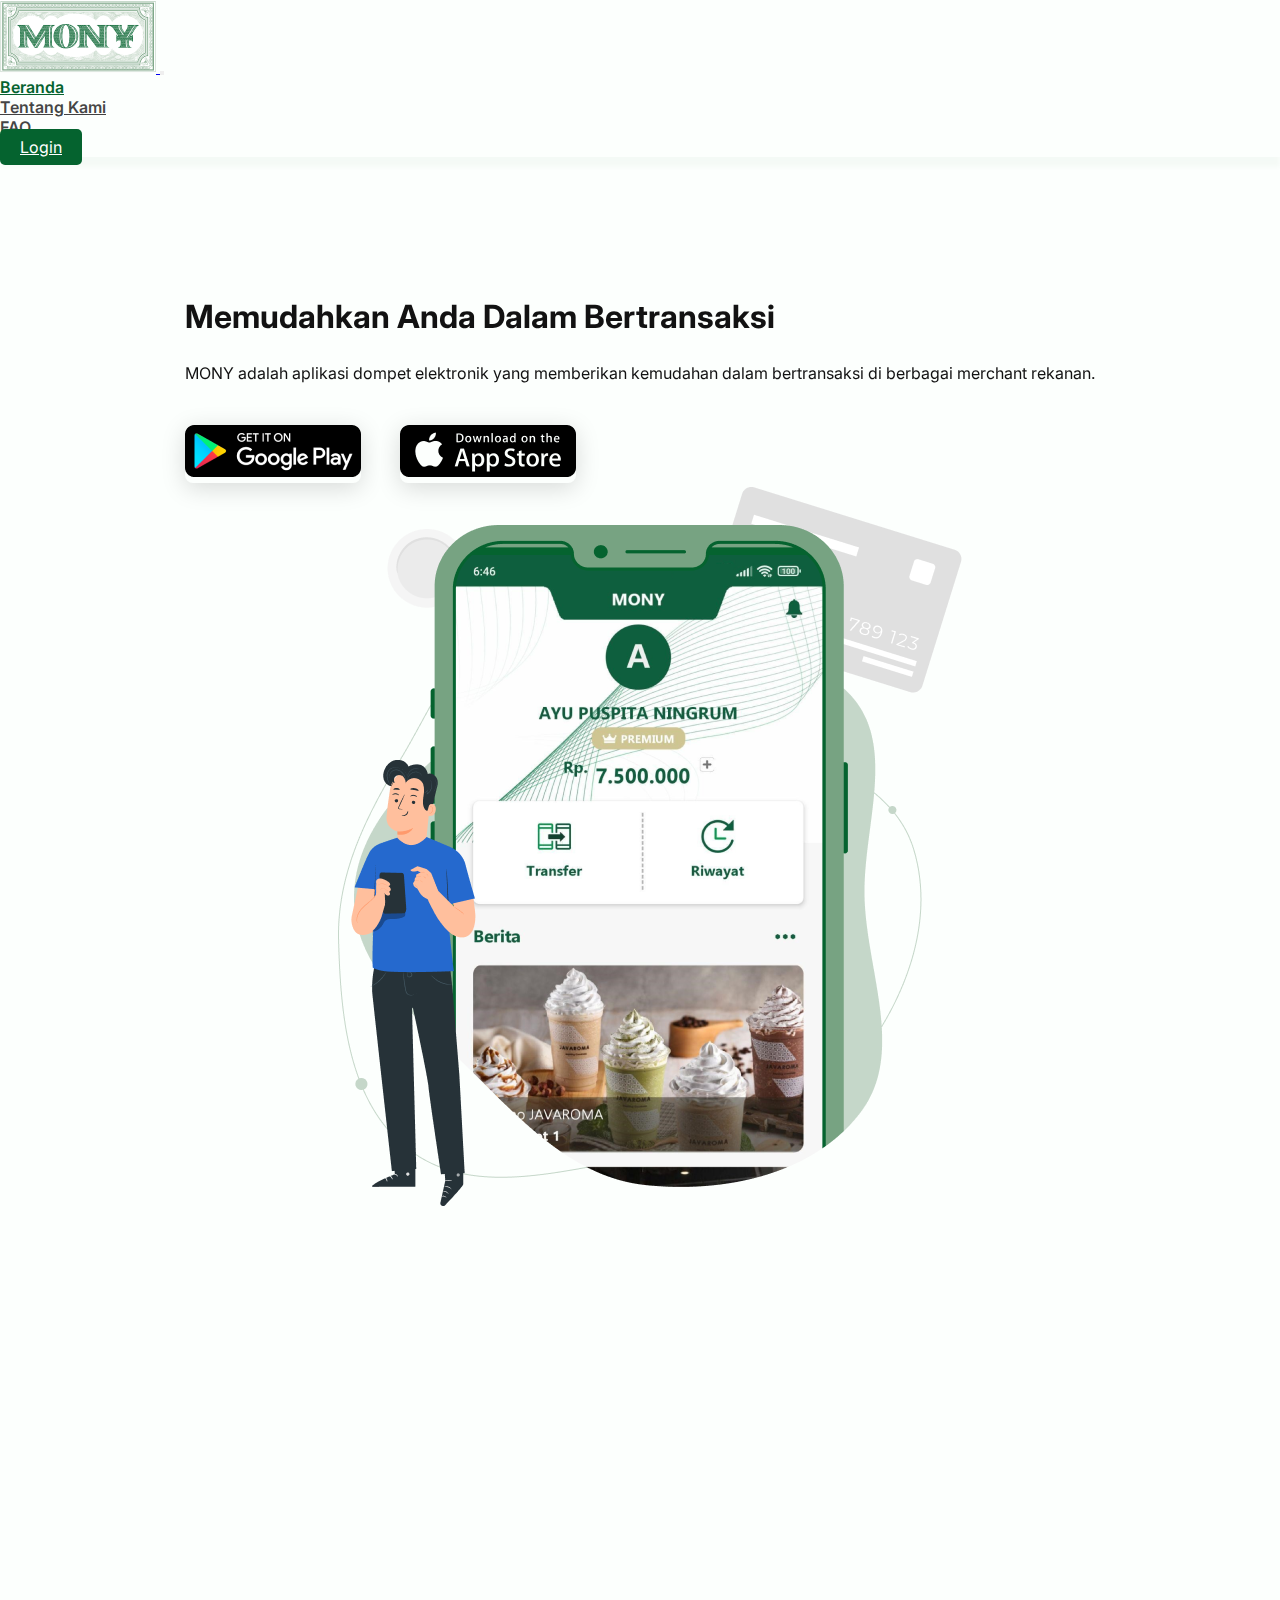
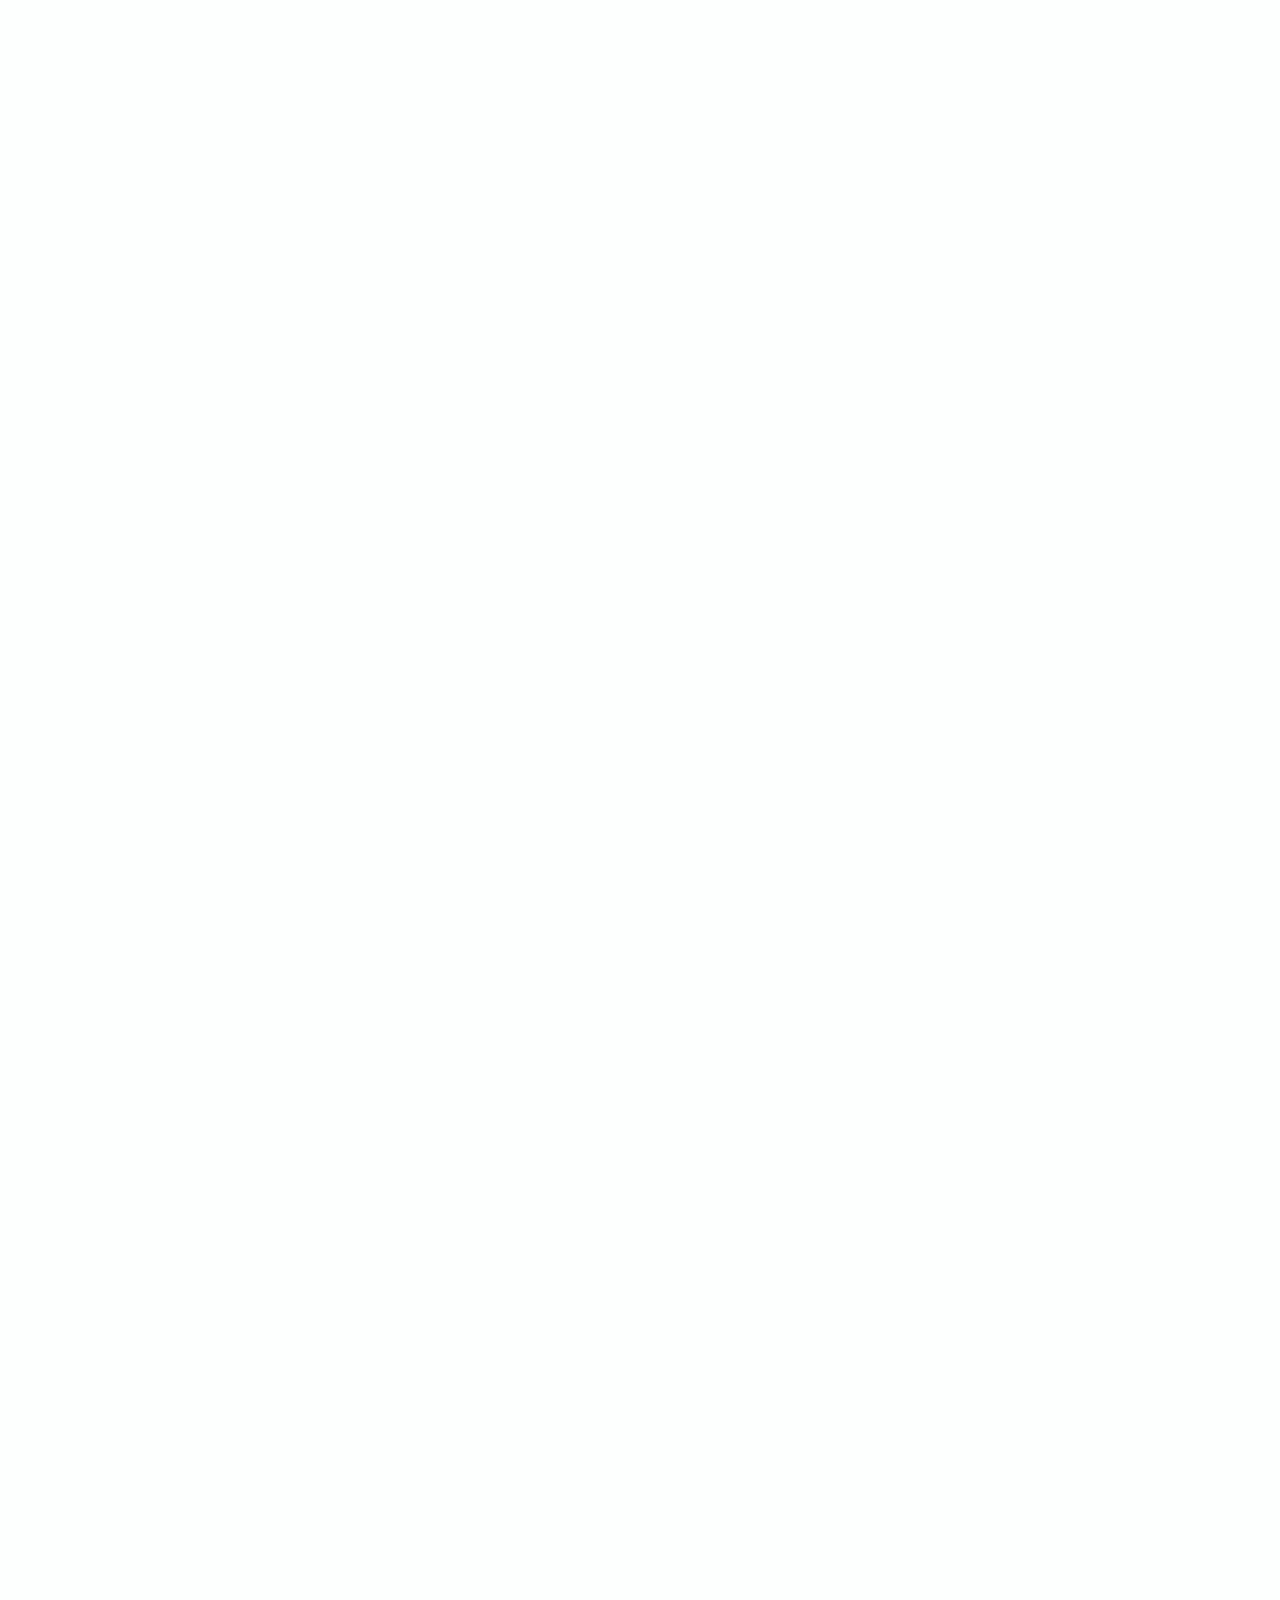
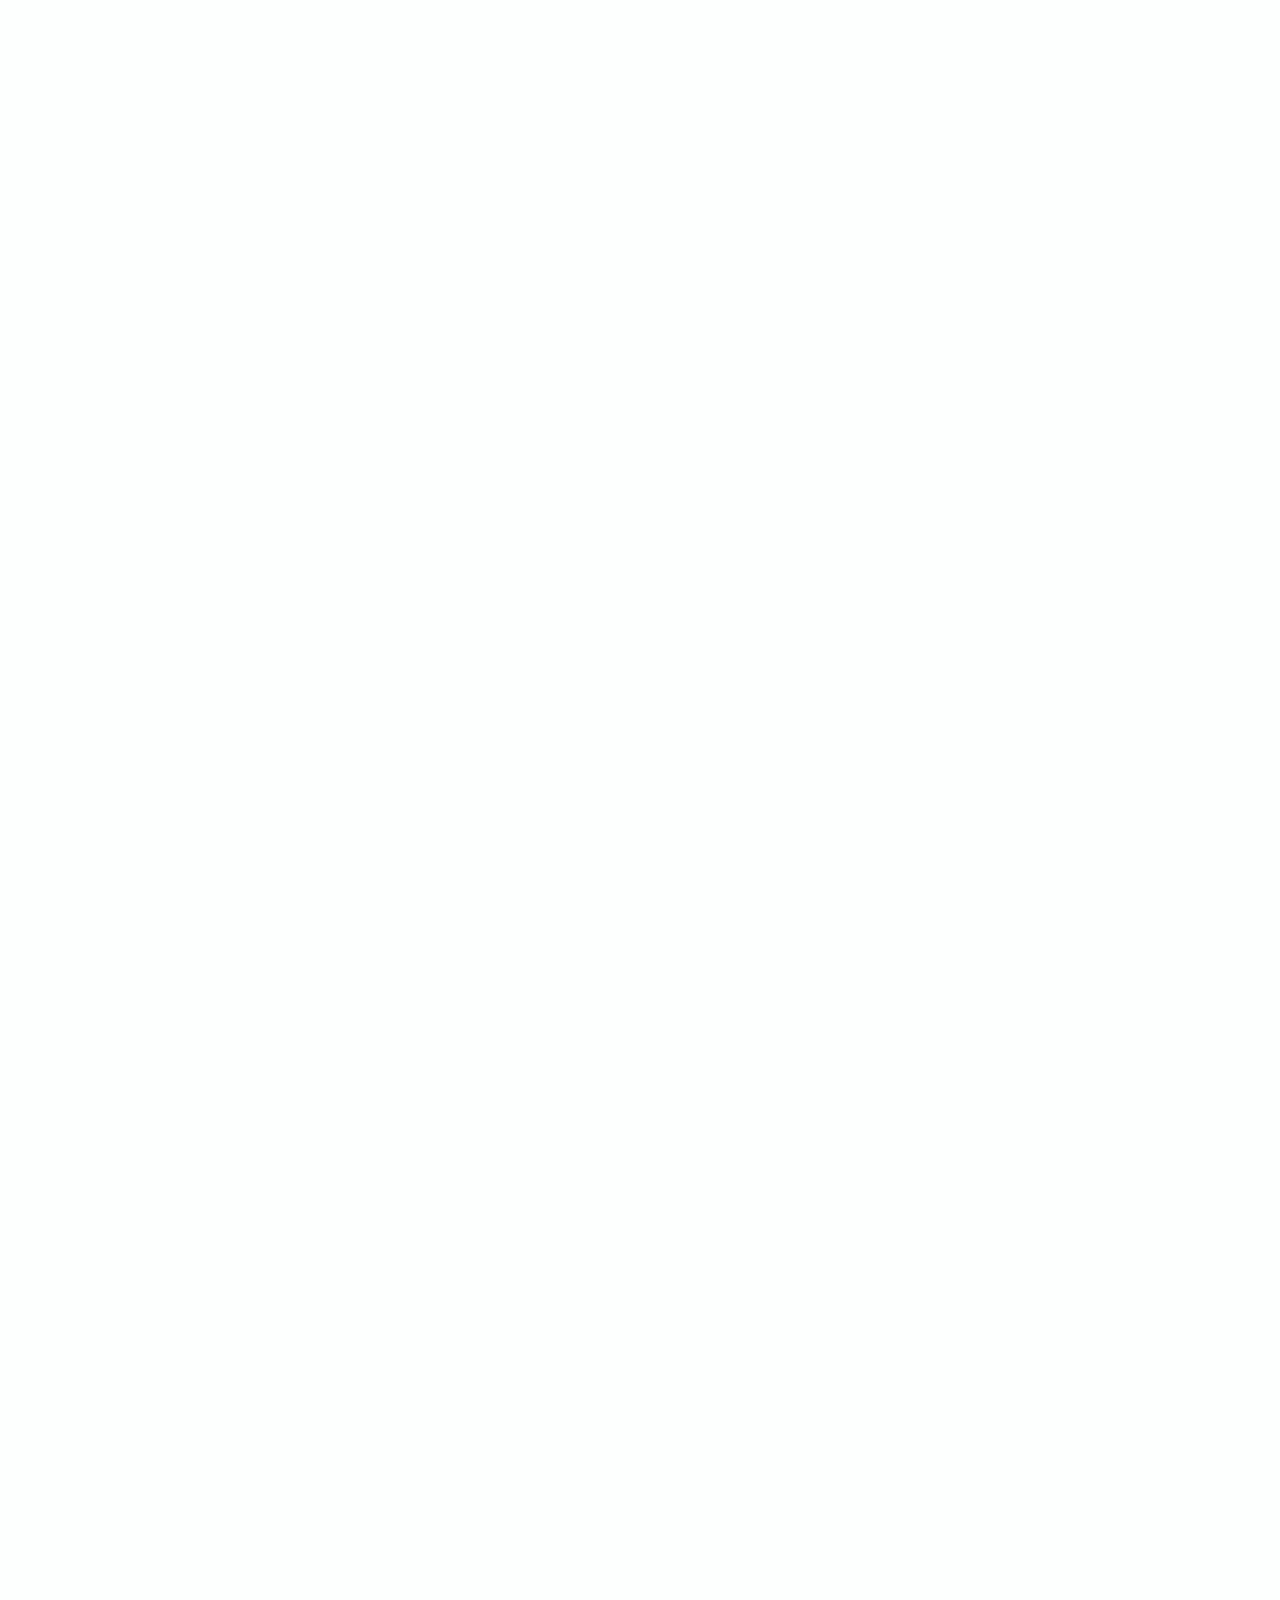
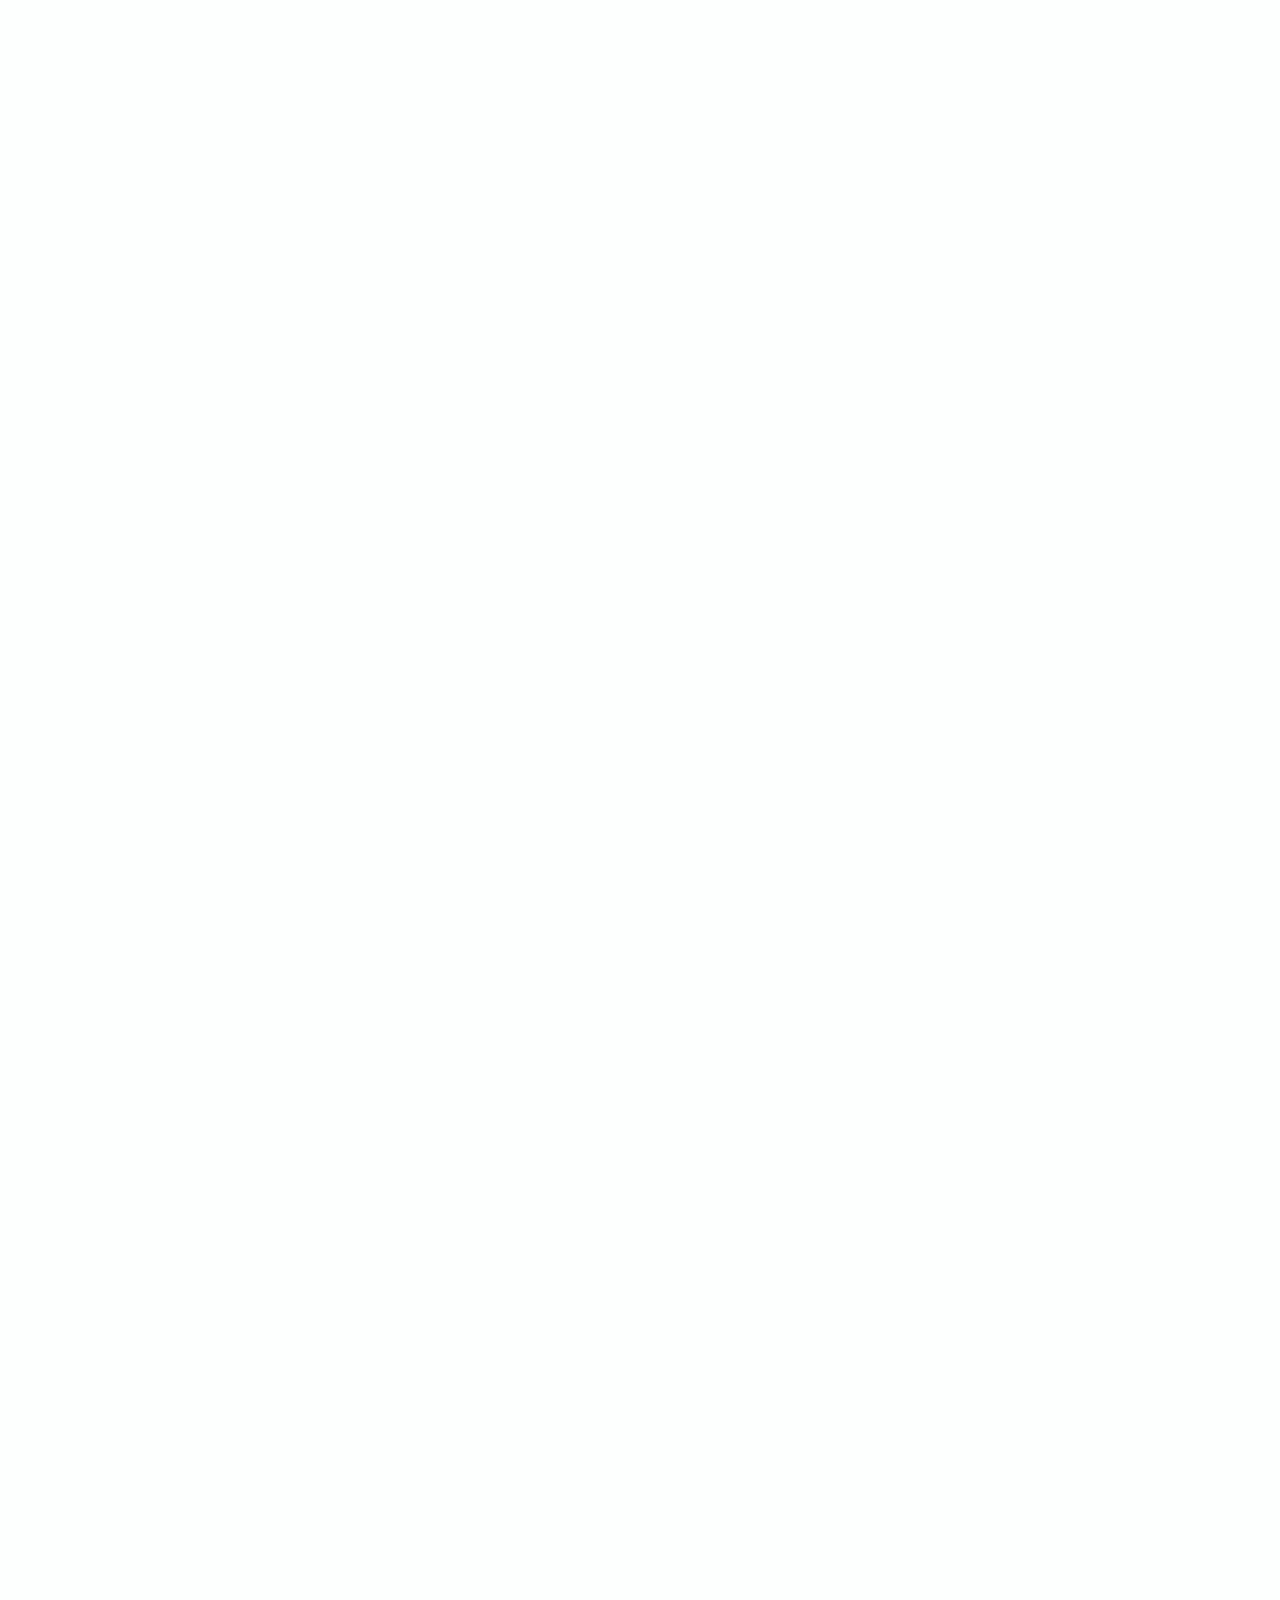
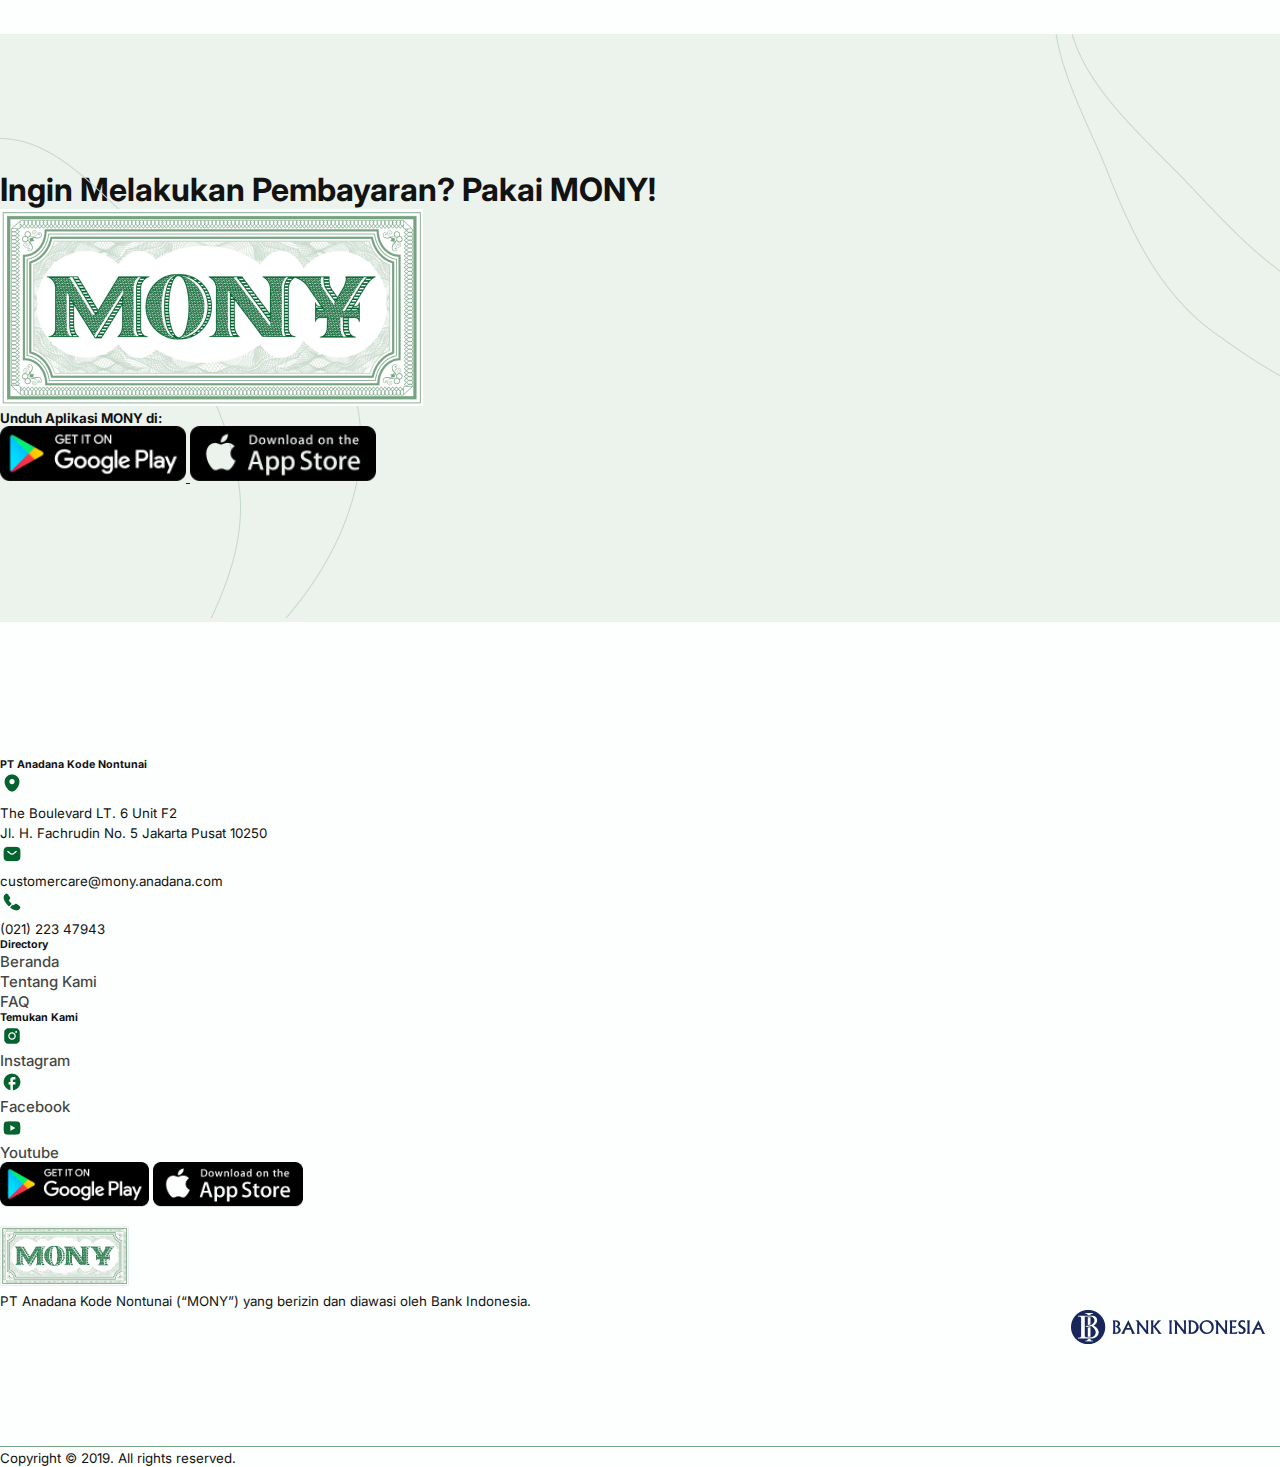
<file: index.html>
<!DOCTYPE html>
<html lang="en">
  <head>
    <!-- Required meta tags -->
    <meta charset="utf-8" />
    <meta name="viewport" content="width=device-width, initial-scale=1" />

    <!-- Bootstrap CSS -->
    <link href="https://cdn.jsdelivr.net/npm/bootstrap@5.0.2/dist/css/bootstrap.min.css" rel="stylesheet" integrity="sha384-EVSTQN3/azprG1Anm3QDgpJLIm9Nao0Yz1ztcQTwFspd3yD65VohhpuuCOmLASjC" crossorigin="anonymous" />

    <!-- css -->
    <link rel="stylesheet" href="./assets/css/style.css" />

    <!-- aos css -->
    <link rel="stylesheet" href="https://unpkg.com/aos@next/dist/aos.css" />

    <!-- js -->
    <script src="./assets/js/script.js"></script>

    <title>Beranda || Mony</title>

    <!-- fontawesome -->
    <link rel="stylesheet" href="https://use.fontawesome.com/releases/v5.15.4/css/all.css"/>
  </head>
  <body>
    <!-- nav -->
    <nav id="navbar" class="navbar navbar-expand-lg navbar-light fixed-top theme_shadow" style="background-color: #fcfffd">
      <div class="container">
        <a class="navbar-brand" href="./index.html">
          <img src="./assets/img/mony_logo.png" alt="" />
        </a>
        <button class="navbar-toggler" type="button" data-bs-toggle="collapse" data-bs-target="#navbarNav" aria-controls="navbarNav" aria-expanded="false" aria-label="Toggle navigation">
          <span class="navbar-toggler-icon"></span>
        </button>
        <div class="collapse navbar-collapse" id="navbarNav">
          <ul class="navbar-nav ms-auto">
            <li class="nav-item">
              <a class="nav-link active" href="./index.html">Beranda</a>
            </li>
            <li class="nav-item">
              <a class="nav-link" href="./tentang_kami.html">Tentang Kami</a>
            </li>
            <li class="nav-item">
              <a class="nav-link" href="./faq.html">FAQ</a>
            </li>
          </ul>
          <a href="https://balance.anadana.com" class="btn button ms-lg-3">Login</a>
        </div>
      </div>
    </nav>
    <!-- MAIN -->
    <!-- beranda -->
    <section id="beranda">
      <div class="container section-padding">
        <div class="row justify-content-between align-items-center">
          <div class="col-lg-6">
            <h1 class="fw-bold" data-aos="fade-up" data-aos-duration="1000">Memudahkan Anda Dalam Bertransaksi</h1>
            <p data-aos="fade-up" data-aos-duration="1000" data-aos-delay="200">MONY adalah aplikasi dompet elektronik yang memberikan kemudahan dalam bertransaksi di berbagai merchant rekanan.</p>
            <div class="col-12" data-aos="fade-up" data-aos-duration="1000" data-aos-delay="300">
                <a href="https://play.google.com/store/apps/details?id=app.emoney.mony" class="bttn">
                  <span><img src="./assets/img/btn_gplay.png" alt=""></span>
                </a>
                <a href="#" class="bttn">
                  <span><img src="./assets/img/btn_appstore.png" alt=""></span>
                </a>
            </div>
          </div>

          <div class="col-lg-5 responsive"><img src="./assets/img/img_01_hero.png" alt="" data-aos="fade-up" data-aos-duration="1000" data-aos-delay="500"/></div>
        </div>
      </div>
    </section>
    <!-- fitur -->
    <section id="fitur">
      <div class="container section-padding">
        <div class="row">
          <!-- Title -->
          <div class="section-title col-12 text-center mb-5">
            <div class="d-flex mb-1 justify-content-center">
              <h1 class="fw-bold me-2" data-aos="fade-up" data-aos-duration="800">Beragam</h1>
              <h1 class="fw-bold me-2" data-aos="fade-up" data-aos-duration="800" data-aos-delay="100">Fitur</h1>
              <h1 class="fw-bold me-2" data-aos="fade-up" data-aos-duration="800" data-aos-delay="150">MONY</h1>
              <h1 class="fw-bold me-2" data-aos="fade-up" data-aos-duration="800" data-aos-delay="200">Yang</h1>
            </div>
            <div class="d-flex mb-2 justify-content-center">
              <h1 class="fw-bold me-2" data-aos="fade-up" data-aos-duration="800" data-aos-delay="400">Memudahkan</h1>
              <h1 class="fw-bold me-2" data-aos="fade-up" data-aos-duration="800" data-aos-delay="500">Anda</h1>
              <h1 class="fw-bold me-2" data-aos="fade-up" data-aos-duration="800" data-aos-delay="600">Bertransaksi</h1>
            </div>
            <!-- <div class="line" data-aos="zoom-in" data-aos-duration="500" data-aos-delay="800"></div> -->
          </div>
        </div>
        <div class="row d-flex">
          <!-- transfer -->
          <div class="col-lg-6 col-sm-12">
            <div class="d-flex align-items-center sec-fitur" data-aos="fade-up" data-aos-duration="1000" data-aos-offset="200">
                <div class="pict">
                  <img src="./assets/img/fitur_img_01.png" alt="" data-aos="fade-up" data-aos-duration="1000" data-aos-offset="200" data-aos-delay="300"/>
                </div>
                <div class="content ms-4" data-aos="fade-up" data-aos-duration="1000" data-aos-offset="200" data-aos-delay="400">
                  <h3>Transfer</h3>
                  <small>Layanan transfer ke sesama MONY</small>
                </div>
            </div>
          </div>
          <!-- Scan -->
          <div class="col-lg-6 col-sm-12">
            <div class="d-flex align-items-center sec-fitur" data-aos="fade-up" data-aos-duration="1000" data-aos-offset="200">
              <div class="pict">
                <img src="./assets/img/fitur_img_02.png" alt="" data-aos="fade-up" data-aos-duration="1000" data-aos-offset="200" data-aos-delay="300"/>
              </div>
              <div class="content ms-4"data-aos="fade-up" data-aos-duration="1000" data-aos-offset="200" data-aos-delay="400">
                <h3>Scan</h3>
                <small>Layanan pindai QR code atau <br> barcode untuk melakukan transaksi pembayaran.</small>
              </div>
            </div>
          </div>
          <!-- topup -->
          <div class="col-lg-6 col-sm-12">
            <div class="d-flex align-items-center sec-fitur" data-aos="fade-up" data-aos-duration="1000" data-aos-offset="200">
              <div class="pict">
                <img src="./assets/img/fitur_img_03.png" alt="" data-aos="fade-up" data-aos-duration="1000" data-aos-offset="200" data-aos-delay="300"/>
              </div>
              <div class="content ms-4"data-aos="fade-up" data-aos-duration="1000" data-aos-offset="200" data-aos-delay="400">
                <h3>Top Up</h3>
                <small>Lakukan Top Up saldo dengan cara transfer bank via Virtual Account dan pengisian saldo minimum sebesar Rp10.000.</small>
              </div>
            </div>
          </div>
          <!-- History -->
          <div class="col-lg-6 col-sm-12">
            <div class="d-flex align-items-center sec-fitur" data-aos="fade-up" data-aos-duration="1000" data-aos-offset="200">
              <div class="pict">
                <img src="./assets/img/fitur_img_04.png" alt="" data-aos="fade-up" data-aos-duration="1000" data-aos-offset="200" data-aos-delay="300"/>
              </div>
              <div class="content ms-4"data-aos="fade-up" data-aos-duration="1000" data-aos-offset="200" data-aos-delay="400">
                <h3>History</h3>
                <small>Menampilkan seluruh transaksi pembayaran dan Top Up yang sudah Anda lakukan sampai saat ini.</small>
              </div>
            </div>
          </div>
        </div>
      </div>
    </section>
    <!-- jenis_anggota -->
    <section id="anggota">
      <div class="container section-padding">
        <div class="row">
          <div class="section-title col-12 text-center">
            <div class="d-flex  justify-content-center">
              <h1 class="fw-bold me-2" data-aos="fade-up" data-aos-duration="800">Jenis</h1>
              <h1 class="fw-bold me-2" data-aos="fade-up" data-aos-duration="800" data-aos-delay="100">Keanggotaan</h1>
              <h1 class="fw-bold me-2" data-aos="fade-up" data-aos-duration="800" data-aos-delay="150">MONY</h1>
            </div>
        </div>
        <div class="row">
          <div class="content col-lg-6">
            <div class="d-flex align-items-center sec-fitur" data-aos="zoom-in" data-aos-duration="1000" data-aos-offset="200">
              <div class="bg-half"></div>
              <div>
                <img src="./assets/img/anggota_img-01.png" alt="" data-aos="fade-up" data-aos-duration="1000" data-aos-offset="200" data-aos-delay="250"/>
              </div>
              <div class="content-text" data-aos="fade-down" data-aos-duration="1000" data-aos-offset="200" data-aos-delay="300">
                <h3 class="fw-bold">MONY Regular</h3>
                <p >Saldo MONY Cash hingga <br> Rp 2.000.000</p>
              </div>
            </div>
          </div>
          <div class="content col-lg-6">
            <div class="d-flex align-items-center sec-fitur" data-aos="zoom-in" data-aos-duration="1000" data-aos-offset="200">
              <div class="bg-half"></div>
              <div>
                <img src="./assets/img/anggota_img-02.png" alt="" data-aos="fade-up" data-aos-duration="1000" data-aos-offset="200" data-aos-delay="250"/>
              </div>
              <div class="content-text" data-aos="fade-down" data-aos-duration="1000" data-aos-offset="200" data-aos-delay="300">
                <h3 class="fw-bold">MONY Premium</h3>
                <p>Saldo MONY Cash hingga <br> Rp 10.000.000 | Gratis Transfer Antar Pengguna.</p>
              </div>
            </div>
          </div>
        </div>
    </section>
    <!-- Registrasi -->
    <section id="registrasi" data-aos="fade-up" data-aos-duration="1000" data-aos-offset="400">
      <div class="container">
        <div class="row g-4">
          <div class="col-lg-8">
            <div id="title-reg">
              <h1 class="fw-bold" >
                Cara Mudah Registrasi di MONY
               </h1>
             </div>
             <div id="title-topup">
               <h1 class="fw-bold">
                 Cara Mudah Top Up di MONY
               </h1>
            </div>
          </div>
          <!-- slider registrasi-topup -->
            <div id="slider" class="col-lg-4 col-sm-12">
              <ul>
               <li class="slider active" onclick="registrasi()"><a>Registrasi</a></li>
               <li class="slider" onclick="topup()"><a>Top Up</a></li>
               <li class="slide"></li>
             </ul>
            </div>
            <div id="mini-slider" class="col-12">
             <ul>
               <li class="active" onclick="registrasi()"><a>Registrasi</a></li>
               <li class="" onclick="topup()"><a>Top Up</a></li>
             </ul>
            </div>
        </div>
      </div>
            <!-- registrasi carousel -->
            <div id="slider-reg" >
              <div id="carouselregistrasi" class="carousel carousel-dark slide" data-bs-ride="carousel">
                <div class="carousel-indicators">
                  <button type="button" data-bs-target="#carouselregistrasi" data-bs-slide-to="0" class="active" aria-current="true" aria-label="Slide 1"></button>
                  <button type="button" data-bs-target="#carouselregistrasi" data-bs-slide-to="1" aria-label="Slide 2"></button>
                  <button type="button" data-bs-target="#carouselregistrasi" data-bs-slide-to="2" aria-label="Slide 3"></button>
                  <button type="button" data-bs-target="#carouselregistrasi" data-bs-slide-to="3" aria-label="Slide 4"></button>
                  <button type="button" data-bs-target="#carouselregistrasi" data-bs-slide-to="4" aria-label="Slide 5"></button>
                </div>
                <div class="carousel-inner">
                  <div class="carousel-item active" data-bs-interval="10000">
                    <img src="./assets/img/img-registrasi/registrasi-01.png" class="d-block w-100" alt="...">
                    <div class="carousel-caption">
                      <h5>Download aplikasi MONY dari <br> App Store atau Google Play.</h5>
                    </div>
                  </div>
                  <div class="carousel-item" data-bs-interval="10000">
                    <img src="./assets/img/img-registrasi/registrasi-02.png" class="d-block w-100" alt="...">
                    <div class="carousel-caption">
                      <h5>Klik Buat Akun, kemudian <br> masukkan nomor ponsel Anda.</h5>
                    </div>
                  </div>
                  <div class="carousel-item" data-bs-interval="10000">
                    <img src="./assets/img/img-registrasi/registrasi-03.png" class="d-block w-100" alt="...">
                    <div class="carousel-caption">
                      <h5>Isikan data diri dan pertanyaan <br> rahasia dari MONY</h5>
                    </div>
                  </div>
                  <div class="carousel-item" data-bs-interval="10000">
                    <img src="./assets/img/img-registrasi/registrasi-04.png" class="d-block w-100" alt="...">
                    <div class="carousel-caption">
                      <h5>Memilih pertanyaan rahasia <br> untuk akun Anda</h5>
                    </div>
                  </div>
                  <div class="carousel-item" data-bs-interval="10000">
                    <img src="./assets/img/img-registrasi/registrasi-05.png" class="d-block w-100" alt="...">
                    <div class="carousel-caption">
                      <h5>Masukkan kode OTP untuk <br> Verifikasi</h5>
                    </div>
                  </div>
                <button class="carousel-control-prev" type="button" data-bs-target="#carouselregistrasi" data-bs-slide="prev">
                  <span class="carousel-control-prev-icon" aria-hidden="true"></span>
                  <span class="visually-hidden">Previous</span>
                </button>
                <button class="carousel-control-next" type="button" data-bs-target="#carouselregistrasi" data-bs-slide="next">
                  <span class="carousel-control-next-icon" aria-hidden="true"></span>
                  <span class="visually-hidden">Next</span>
                </button>
              </div>
            </div>
            </div>
            <!-- topup carousel -->
            <div id="slider-topup">
              <div id="carouseltopup" class="carousel carousel-dark slide" data-bs-ride="carousel">
                <div class="carousel-indicators">
                  <button type="button" data-bs-target="#carouseltopup" data-bs-slide-to="0" class="active" aria-current="true" aria-label="Slide 1"></button>
                  <button type="button" data-bs-target="#carouseltopup" data-bs-slide-to="1" aria-label="Slide 2"></button>
                  <button type="button" data-bs-target="#carouseltopup" data-bs-slide-to="2" aria-label="Slide 3"></button>
                  <button type="button" data-bs-target="#carouseltopup" data-bs-slide-to="3" aria-label="Slide 4"></button>                 
                </div>
                <div class="carousel-inner">
                  <div class="carousel-item active" data-bs-interval="10000">
                    <img src="./assets/img/img-topup/topup-01.png" class="d-block w-100" alt="...">
                    <div class="carousel-caption">
                      <h5>Buka aplikasi M-Banking Anda, <br> kemudian masuk ke Menu Transfer <br> lalu pilih Transfer Virtual Account (VA).</h5>
                    </div>
                  </div>
                  <div class="carousel-item" data-bs-interval="2000">
                    <img src="./assets/img/img-topup/topup-02.png" class="d-block w-100" alt="...">
                    <div class="carousel-caption">
                      <h5>Setelah membuka M-Banking Anda dan pilih <br> Transfer Virtual Account. <br> Masukkan nomor akun MONY dengan format <span style="color: #77A382;">Kode VA 6829</span> + Nomor akun Anda</h5>
                    </div>
                  </div>
                  <div class="carousel-item">
                    <img src="./assets/img/img-topup/topup-03.png" class="d-block w-100" alt="...">
                    <div class="carousel-caption">
                      <h5>Masukkan jumlah nominal Top Up <br> yang Anda inginkan</h5>
                    </div>
                  </div>
                  <div class="carousel-item">
                    <img src="./assets/img/img-topup/topup-04.png" class="d-block w-100" alt="...">
                    <div class="carousel-caption">
                      <h5>Selamat, akun MONY Anda sudah berhasil di Top Up</h5>
                    </div>
                  </div>
                </div>
                <button class="carousel-control-prev" type="button" data-bs-target="#carouseltopup" data-bs-slide="prev">
                  <span class="carousel-control-prev-icon" aria-hidden="true"></span>
                  <span class="visually-hidden">Previous</span>
                </button>
                <button class="carousel-control-next" type="button" data-bs-target="#carouseltopup" data-bs-slide="next">
                  <span class="carousel-control-next-icon" aria-hidden="true"></span>
                  <span class="visually-hidden">Next</span>
                </button>
              </div>
            </div>
    </section>
    <!-- Pertanyaan -->
    <section id="pertanyaan">
      <div class="container section-padding">
        <div class="row all-question">
          <div class="col-lg-12 text-center">
            <h1 class="fw-bold" data-aos="fade-up" data-aos-duration="1000" data-aos-offset="200">Hal yang Paling Sering Ditanyakan</h1>
          </div>
          <!-- question 01 -->
          <div class="question-1 mt-5" data-aos="fade-right" data-aos-duration="1000" data-aos-delay="400">
            <div class="row">
              <div class="col-10">
                <div class="d-flex justify-content-start align-items-top">
                  <h2 class="fw-bold">01</h2>
                  <h4 class="fw-bold">Apa saja keunggulan aplikasi MONY?</h4>
                </div>
              </div>
              <!-- button hise and show -->
              <div class="col-2 d-flex justify-content-center">
                <div class="btn_showhide d-flex justify-content-center align-items-center" onclick="showhide_1()">
                  <div id="btn-question1"></div>
                  <i id="show-question1" class="fas fa-plus"></i>
                  <i id="close-question1" class="fas fa-times"></i>
                </div>
              </div>
            </div>
            <div id="answer-1" class="row">
              <div class="col-lg-12">
                <ol type="a">
                  <li>Memberikan kemudahan bertransaksi secara digital</li>
                  <li>Pengisian saldo dengan cepat, praktis dan tanpa biaya.</li>
                  <li>Pembayaran nontunai/elektronik dengan satu kode.</li>
                  <li>Pembayaran untuk segala bentuk tagihan.</li>
                  <li>Transfer ke sesama pengguna secara langsung dan tanpa biaya.</li>
                  <li>Proses cashout dapat dilakukan secara real-time tanpa menunggu waktu yang lama.</li>
                  <li>Dilengkapi dengan laporan transaksi merchant yang dapat diakses di mana pun dan kapan pun.</li>
                </ol>
              </div>
            </div>
            <div class="row">
              <div class="line"></div>
            </div>
          </div>
          <!-- question 02 -->
          <div class="question-2" data-aos="fade-right" data-aos-duration="1000" data-aos-delay="500">
            <div class="row">
              <div class="col-10">
                <div class="d-flex justify-content-start align-items-top">
                  <h2 class="fw-bold">02</h2>
                  <h4 class="fw-bold">Apa syarat pendaftaran di aplikasi MONY?</h4>
                </div>
              </div>
              <div class="col-2 d-flex justify-content-center">
                <div class="btn_showhide d-flex justify-content-center align-items-center" onclick="showhide_2()">
                  <div id="btn-question2"></div>
                  <i id="show-question2" class="fas fa-plus"></i>
                  <i id="close-question2" class="fas fa-times"></i>
                </div> 
              </div>
            </div>
            <div id="answer-2" class="row">
              <div class="col-lg-12">
                <ol type="a">
                  <li>Pendaftaran dapat dilakukan hanya dengan mengisi nomor HP yang masih aktif, membuat PIN & menjawab pertanyaan rahasia.</li>
                </ol>
              </div>
            </div>
            <div class="row">
              <div class="line"></div>
            </div>
          </div>
          <!-- question 03 -->
          <div class="question-3" data-aos="fade-right" data-aos-duration="1000" data-aos-delay="600">
            <div class="row">
              <div class="col-10">
                <div class="d-flex justify-content-start align-items-top">
                  <h2 class="fw-bold">03</h2>
                  <h4 class="fw-bold">Di merchant mana saja saya dapat melakukan pembayaran dengan aplikasi MONY?</h4>
                </div>
              </div>
              <div class="col-2 d-flex justify-content-center">
                <div class="btn_showhide d-flex justify-content-center align-items-center" onclick="showhide_3()">
                  <div id="btn-question3"></div>
                  <i id="show-question3" class="fas fa-plus"></i>
                  <i id="close-question3" class="fas fa-times"></i>
                </div>
              </div>
            </div>
            <div id="answer-3" class="row">
              <div class="col-lg-12">
                <ol type="a">
                  <li>Saat ini aplikasi MONY baru bekerjasama dengan Cafe Java Roma di Universitas Indonesia dan gerai air minum isi ulang Air Alam di Karawaci.</li>
                  <li>Kami akan terus meningkatkan pelayanan dengan cara menambah merchant rekanan.</li>
                </ol>
              </div>
            </div>
            <div class="row">
              <div class="line"></div>
            </div>
          </div>
          <!-- question 04 -->
          <div class="question-4" data-aos="fade-right" data-aos-duration="1000" data-aos-delay="700">
            <div class="row">
              <div class="col-10">
                <div class="d-flex justify-content-start align-items-top">
                  <h2 class="fw-bold">04</h2>
                  <h4 class="fw-bold">Bagaimana cara upgrade keanggotaan MONY saya menjadi premium?</h4>
                </div>
              </div>
              <div class="col-2 d-flex justify-content-center">
                <div class="btn_showhide d-flex justify-content-center align-items-center" onclick="showhide_4()">
                  <div id="btn-question4"></div>
                  <i id="show-question4" class="fas fa-plus"><a href="question-4"></a></i>
                  <i id="close-question4" class="fas fa-times"></i>
                </div>
              </div>
            </div>
            <div id="answer-4" class="row">
              <div class="col-lg-12">
                <ol type="a">
                  <li>Mengisi data pribadi sesuai permintaan: NIK (Nomor Induk Kependudukan), Nama Sesuai e-KTP, Tanggal Lahir, Tempat Tanggal Lahir, Alamat Sesuai e-KTP.</li>
                  <li>Selanjutnya, mengambil foto e-KTP secara menyeluruh dan jelas (Bukan fotokopi atau format digital lainnya).</li>
                  <li>Lalu, melakukan swafoto (selfie) dengan e-KTP.</li>
                </ol>
              </div>
            </div>
            <div class="row">
              <!-- <div class="line"></div> -->
            </div>
          </div>
        </div>
        <div class="text-center pt-5" data-aos="fade-up" data-aos-duration="1000" data-aos-delay="800">
          <a href="./faq.html"><button class="button"><span>Lihat Lainnya </span></button></a>
          
        </div>  
      </div>
    </section>
    <!-- unduh-aplikasi -->
    <section id="unduh">
      <div class="bg-kiri">
        <img src="./assets/img/bg_kiri_home.png" alt="">
      </div>
      <div class="bg-kanan">
        <img src="./assets/img/bg_kanan_home.png" alt="">
      </div>
      <div class="container section-padding">
        <div class="row unduh-aplikasi">
          <div class="col-lg-12 text-center">
            <h1 class="fw-bold mb-5">
              Ingin Melakukan Pembayaran? Pakai MONY!
            </h1>
            <a href="./index.html"><img src="./assets/img/MONY_unduhan.png" alt="" class="mb-5 bttn"></a>
            <h5 class="fw-semibold mb-5">Unduh Aplikasi MONY di:</h5>
          </div>
          <div class="img-download d-flex justify-content-center">
            <a href="https://play.google.com/store/apps/details?id=app.emoney.mony">
              <span>
                <img class="bttn me-3" src="./assets/img/btn_gplay.png" alt="" />
              </span>
            </a>
            <a href="">
              <span>
                <img class="bttn" src="./assets/img/btn_appstore.png" alt="" />
              </span>
            </a>
          </div>
        </div>
      </div>
    </section>
    <!-- END-MAIN -->
    <!-- FOOTER -->
    <section id="footer">
      <div class="container section-padding">
        <div class="row g-4 pb-5">
          <div class="col-lg-6 col-sm-12">
            <h6 class="fw-bold">PT Anadana Kode Nontunai</h6>
            <div class="d-flex sec-profil">
              <div class="iconbox">
                <img src="./assets/img/icons/icon_location.png" alt="">
              </div>
              <div class="ms-2">
                <small>The Boulevard LT. 6 Unit F2 <br> Jl. H. Fachrudin No. 5 Jakarta Pusat 10250</small>
              </div>
            </div>
            <div class="d-flex sec-profil">
              <div class="iconbox">
                <img src="./assets/img/icons/icon_email.png" alt="">
              </div>
              <div class="ms-2">
                <small>customercare@mony.anadana.com</small>
              </div>
            </div>
            <div class="d-flex sec-profil">
              <div class="iconbox">
                <img src="./assets/img/icons/icon_phone.png" alt="">
              </div>
              <div class="ms-2">
                <small>(021) 223 47943</small>
              </div>
            </div>
          </div>
          <div class="col-lg-2 col-sm-6 col-6">
            <h6 class="fw-bold">Directory</h6>
            <div>
              <div class="footer-nav"><a href="./index.html">Beranda</a></div>
              <div class="footer-nav"><a href="./tentang_kami.html">Tentang Kami</a></div>
              <div class="footer-nav"><a href="./faq.html">FAQ</a></div>
            </div>
            </ul>
          </div>
          <div class="col-lg-2 col-sm-6 col-6">
            <h6 class="fw-bold">Temukan Kami</h6>
            <div class="d-flex sec-profil">
              <div class="iconbox">
                <img src="./assets/img/icons/icon_instagram.png" alt="">
              </div>
              <div class="ms-2">
                <a href="#">Instagram</a>
              </div>
            </div>
            <div class="d-flex sec-profil">
              <div class="iconbox">
                <img src="./assets/img/icons/icon_facebook.png" alt="">
              </div>
              <div class="ms-2">
                <a href="#">Facebook</a>
              </div>
            </div>
            <div class="d-flex sec-profil">
              <div class="iconbox">
                <img src="./assets/img/icons/icon_youtube.png" alt="">
              </div>
              <div class="ms-2">
                <a href="#">Youtube</a>
              </div>
            </div>
          </div>
          <div class="col-lg-2 col-sm-12 col-12">
            <div class="download">
              <a href="https://play.google.com/store/apps/details?id=app.emoney.mony">
                <span><img src="./assets/img/btn_gplay.png" alt="" /></span>
              </a>  
              <a href="#">
                <span><img src="./assets/img/btn_appstore.png" alt="" /></span>
              </a>
            </div>
          </div>
        </div>
        <div class="row g-4">
          <div class="col-sm-7 ft-mony">
            <a href="./index.html">
              <span>
                <img src="./assets/img/MONY_unduhan.png" alt="">
              </span>
            </a>
            <div class="pt-4">
              <small>PT Anadana Kode Nontunai (“MONY”) yang berizin dan diawasi oleh Bank Indonesia.</small>
            </div>
          </div>
          <div class="col-sm-5 ft-bi">
            <div class="box-1">
              <a href="">
                <span>
                  <img src="./assets/img/bank_indonesia.png" alt="">
                </span>
              </a>
            </div>
          </div>
        </div>
      </div>
      <div class="container">
        <div class="row">
          <div class="col-lg-12 text-center pb-4">
            <div class="line mb-4"></div>
            <small>Copyright © 2019. All rights reserved.</small>
        </div>
      </div>
    </section>
    <!-- bootstrap js -->
    <script src="https://cdn.jsdelivr.net/npm/bootstrap@5.0.2/dist/js/bootstrap.bundle.min.js" integrity="sha384-MrcW6ZMFYlzcLA8Nl+NtUVF0sA7MsXsP1UyJoMp4YLEuNSfAP+JcXn/tWtIaxVXM" crossorigin="anonymous"></script>

    <!-- my js -->
    <script src="https://code.jquery.com/jquery-3.6.3.js"></script>
    <script type="text/javascript">
      $(document).ready(function () {
        $("li").on("click", function () {
          $(this).siblings().removeClass("active");
          $(this).addClass("active");
        });
      });
    </script>

    <!-- aos js -->
    <script src="https://unpkg.com/aos@next/dist/aos.js"></script>
    <script>
      AOS.init();
    </script>

    <!-- js-button -->
    <script type="text/javascript">
      const btns = document.querySelectorAll(".bttn");

      btns.forEach((bttn) => {
        bttn.addEventListener("mousemove", function (e) {
          const position = bttn.getBoundingClientRect();
          const x = e.pageX - position.left - position.width / 2;
          const y = e.pageY - position.top - position.height / 2;

          bttn.children[0].style.transform = "translate(" + x * 0.1 + "px, " + y * 0.1 + "px)";
        });
      });

      btns.forEach((bttn) => {
        bttn.addEventListener("mouseout", function (e) {
          bttn.children[0].style.transform = "translate(0px, 0px)";
        });
      });
    </script>

    </body>
</html>
</file>
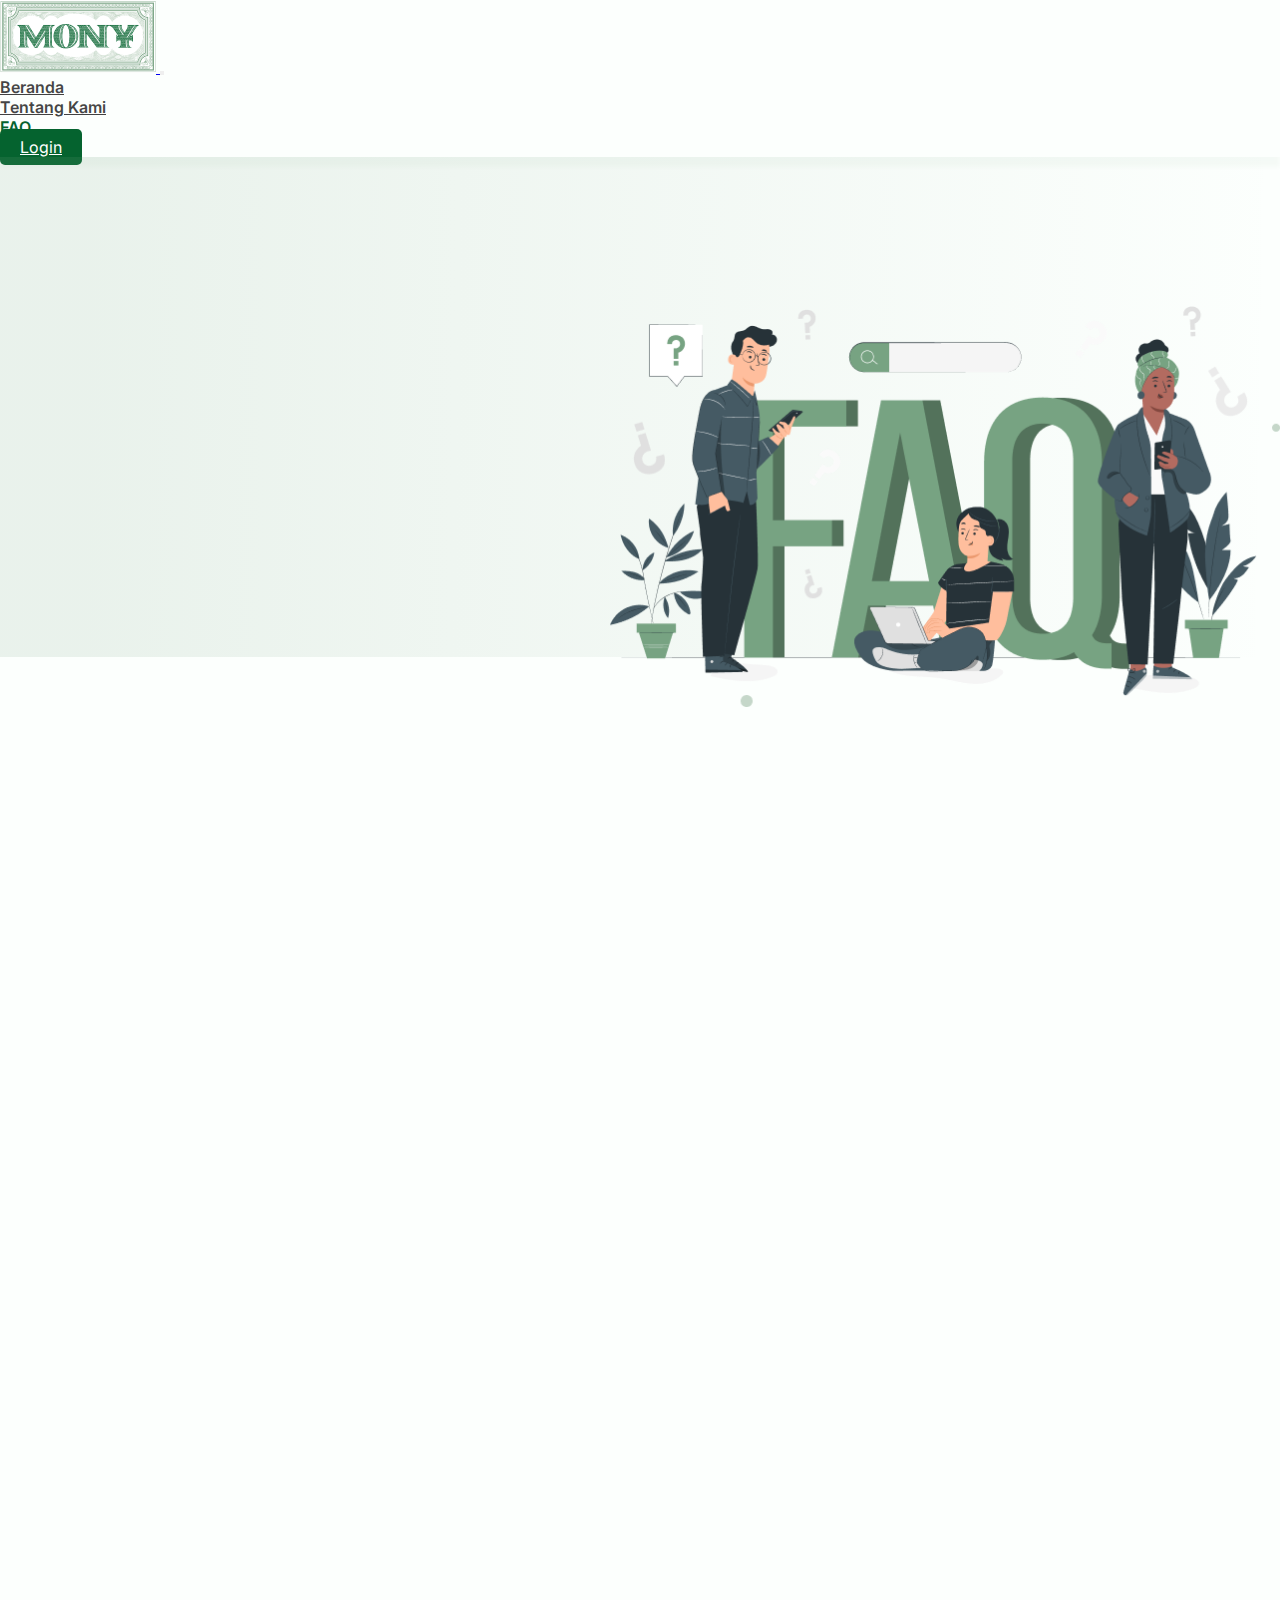
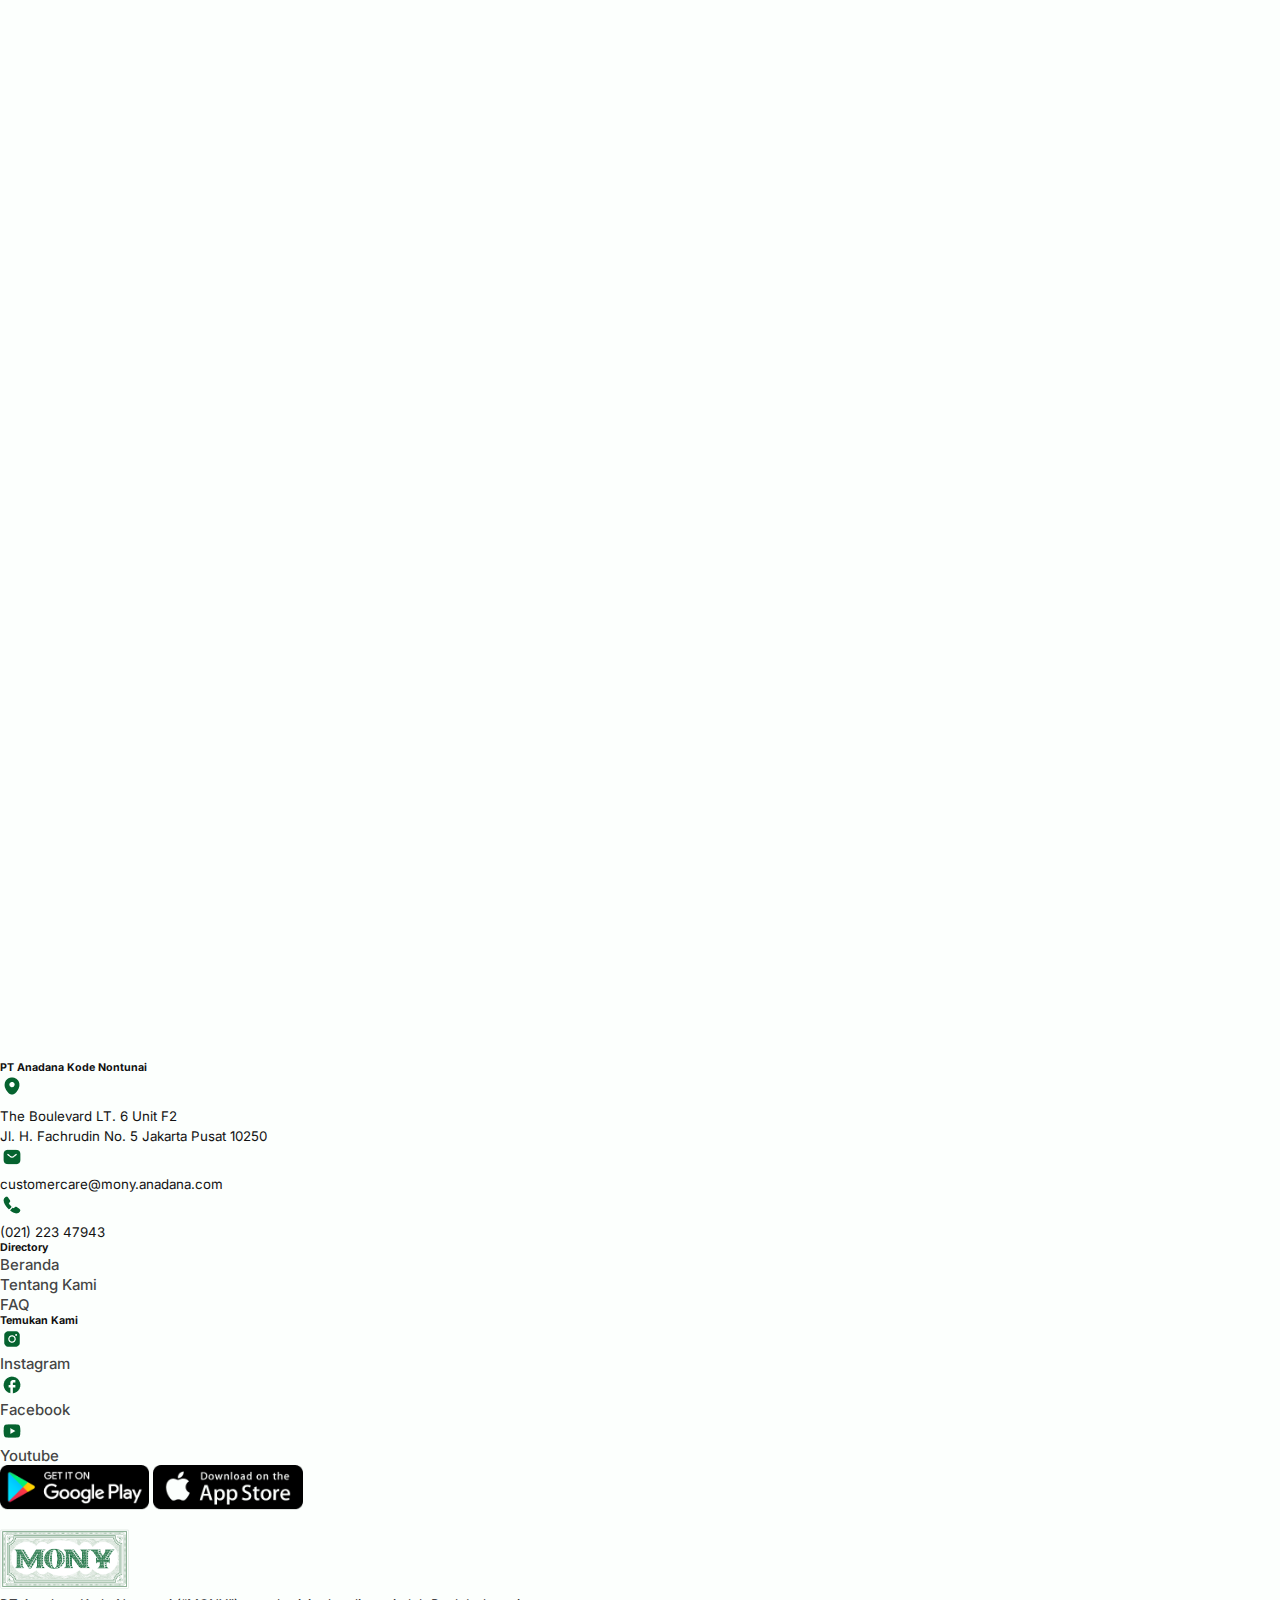
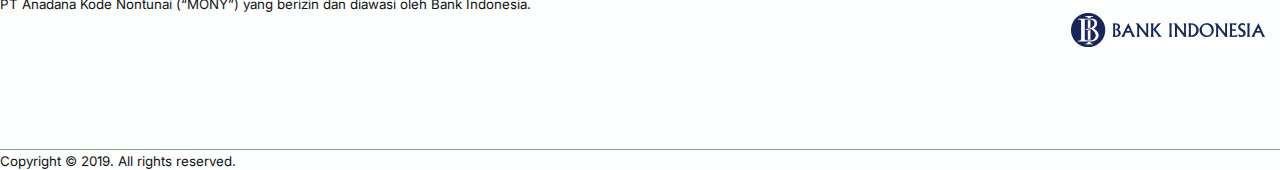
<file: faq.html>
<!DOCTYPE html>
<html lang="en">
  <head>
    <!-- Required meta tags -->
    <meta charset="utf-8" />
    <meta name="viewport" content="width=device-width, initial-scale=1" />

    <!-- Bootstrap CSS -->
    <link href="https://cdn.jsdelivr.net/npm/bootstrap@5.0.2/dist/css/bootstrap.min.css" rel="stylesheet" integrity="sha384-EVSTQN3/azprG1Anm3QDgpJLIm9Nao0Yz1ztcQTwFspd3yD65VohhpuuCOmLASjC" crossorigin="anonymous" />

    <!-- css -->
    <link rel="stylesheet" href="./assets/css/style.css" />

    <!-- aos css -->
    <link rel="stylesheet" href="https://unpkg.com/aos@next/dist/aos.css" />

    <!-- js -->
    <script src="./assets/js/script.js"></script>

    <!-- fontawesome -->
    <link rel="stylesheet" href="https://use.fontawesome.com/releases/v5.15.4/css/all.css"/>
    <title>FAQ || Mony</title>
  </head>
  <body>
    <!-- nav -->
    <nav id="navbar" class="navbar navbar-expand-lg navbar-light fixed-top theme_shadow" style="background-color: #fcfffd">
      <div class="container">
        <a class="navbar-brand" href="./index.html">
          <img src="./assets/img/mony_logo.png" alt="" />
        </a>
        <button class="navbar-toggler" type="button" data-bs-toggle="collapse" data-bs-target="#navbarNav" aria-controls="navbarNav" aria-expanded="false" aria-label="Toggle navigation">
          <span class="navbar-toggler-icon"></span>
        </button>
        <div class="collapse navbar-collapse" id="navbarNav">
          <ul class="navbar-nav ms-auto">
            <li class="nav-item">
              <a class="nav-link" href="./index.html">Beranda</a>
            </li>
            <li class="nav-item">
              <a class="nav-link" href="./tentang_kami.html">Tentang Kami</a>
            </li>
            <li class="nav-item">
              <a class="nav-link active" href="./faq.html">FAQ</a>
            </li>
          </ul>
          <a href="https://balance.anadana.com" class="btn button ms-lg-3">Login</a>
        </div>
      </div>
    </nav>
    <!-- end-nav -->
    <!-- hero faq -->
    <section id="faq">
      <div class="box">
        <div class="inner-box"></div>
        <div class="container">
          <img src="./assets/img/img-faq-01.png" alt="" data-aos="fade-left" data-aos-duration="1000"/>
        </div>
      </div>
    </section>
    <!-- stage -->
    <section id="question-content">
      <div class="container">
        <div id="menubar_faq" class="row" data-aos="fade-up" data-aos-duration="1000" data-aos-delay="200" data-aos-offset="300">
            <ul class="theme_shadow">
              <li class="active" onclick="akun()"><a href="#menubar_faq">Akun</a></li>
              <li onclick="keunggulan()"><a href="#menubar_faq">Keunggulan</a></li>
              <li onclick="merchant()"><a href="#menubar_faq">Merchant</a></li>
              <li onclick="keamanan()"><a href="#menubar_faq">Keamanan</a></li>
            </ul>
        </div>
        <div id="stage" class="row section-padding">
          <div class="col-lg-2 text-center align-items-center">
            <div id="sidebar_faq">
              <div class="frame">
                <ul data-aos="fade-right" data-aos-duration="1000" data-aos-delay="200" data-aos-offset="300">
                  <li class="active" onclick="akun()"><a href="#stage" data-aos="fade-right" data-aos-duration="1000" data-aos-delay="200">Akun</a></li>
                  <li class="mt-4" onclick="keunggulan()"><a href="#stage" data-aos="fade-right" data-aos-duration="1000" data-aos-delay="300">Keunggulan</a></li>
                  <li class="mt-4" onclick="merchant()"><a href="#stage" data-aos="fade-right" data-aos-duration="1000" data-aos-delay="400">Merchant</a></li>
                  <li class="mt-4" onclick="keamanan()"><a href="#stage" data-aos="fade-right" data-aos-duration="1000" data-aos-delay="500">Keamanan</a></li>
                </ul>
              </div>
            </div>
          </div>
          <div id="question" class="col-lg-10 content pb-5" data-aos="fade-up" data-aos-duration="1000" data-aos-delay="200" data-aos-offset="300">
            <!-- FAQ-Akun -->
            <div id="faq-akun">
              <h1>Akun</h1>
              <ol>
                <!-- 1 -->
                <li class="sub">Apa syarat pendaftaran di aplikasi MONY?</li>
                  <ul class="sub-content">
                    <li class="icon">Pendaftaran dapat dilakukan hanya dengan mengisi nomor HP yang masih aktif, membuat PIN & menjawab pertanyaan rahasia.</li>
                  </ul>
                <span class="line"></span>
                <!-- 2 -->
                <li class="sub">Bagaimana cara upgrade keanggotaan MONY saya menjadi premium?</li>
                <ul>
                  <li class="icon">Mengisi data pribadi sesuai permintaan: NIK (Nomor Induk Kependudukan), Nama Sesuai e-KTP, Tanggal Lahir, Tempat Tanggal Lahir, Alamat Sesuai e- KTP.</li>
                  <li class="icon">Selanjutnya, mengambil foto e-KTP secara menyeluruh dan jelas (Bukan fotokopi atau format digital lainnya).</li>
                  <li class="icon">Lalu, melakukan swafoto (selfie) dengan e-KTP.</li>
                </ul>
                <span class="line"></span>
                <!-- 3 -->
                <li class="sub">Apakah saya dapat mencairkan saldo dari aplikasi MONY?</li>
                <ul>
                  <li class="icon">Uang yang sudah di top-up ke MONY tidak dapat dicairkan.</li>
                  <li class="icon">Anda hanya dapat mentransfer saldo ke sesama pemilik aplikasi MONY atau Bank rekanan jika Anda sudah upgrade dan terdaftar sebagai Akun MONY Registered.</li>
                </ul>
                <span class="line"></span>
                <!-- 4 -->
                <li class="sub">Apakah saldo yang saya top-up akan mendapatkan bunga di aplikasi MONY?</li>
                <ul>
                  <li class="icon">MONY tidak menawarkan imbal balik dan tidak bisa disamakan dengan rekening bank.</li>
                  <li class="icon">Keunggulan dari MONY adalah tidak ada biaya administrasi yang akan mengurangi saldo.</li>
                </ul>
                <span class="line"></span>
                <!-- 5 -->
                <li class="sub">Bagaimana cara menutup akun MONY saya?</li>
                <ul>
                  <li class="icon">Pengguna wajib mengosongkan saldo yang tersedia pada akun MONY. <br />Pengosongan saldo dapat dilakukan dengan cara sebagai berikut:</li>
                  <ol type="i">
                    <li>Melakukan transaksi hingga seluruh saldo pengguna habis.</li>
                    <li>Melakukan penarikan seluruh saldo pengguna melalui kantor pusat atau kantor perwakilan AKNT.</li>
                  </ol>
                  <li class="icon">Selanjutnya, pengguna dapat melakukan pengajuan proses tutup akun dengan mengirimkan email ke customercare@mony.anadana.com.</li>
                </ul>
                <span class="line"></span>
              </ol>
            </div>
            <div id="faq-keunggulan">
              <h1>Keunggulan</h1>
              <ol>
                <!-- 1 -->
                <li class="sub">Apa saja keunggulan aplikasi MONY?
                </li>
                <ul class="sub-content">
                  <li class="icon">Memberikan kemudahan bertransaksi secara digital.
                  </li>
                  <li class="icon">Pengisian saldo dengan cepat, praktis dan tanpa biaya.</li>
                  <li class="icon">Pembayaran nontunai/elektronik dengan satu kode.</li>
                  <li class="icon">Pembayaran untuk segala bentuk tagihan.</li>
                  <li class="icon">Transfer ke sesama pengguna secara langsung dan tanpa biaya.</li>
                  <li class="icon">Proses cashout dapat dilakukan secara real-time tanpa menunggu waktu yang lama.</li>
                  <li class="icon">Dilengkapi dengan laporan transaksi merchant yang dapat diakses di mana pun dan kapan pun</li>
                </ul>
                <span class="line"></span>
              </ol>
            </div>
            <div id="faq-merchant">
              <h1>Merchant</h1>
              <ol>
                <!-- 1 -->
                <li class="sub">Di merchant mana saja saya dapat melakukan pembayaran dengan aplikasi MONY?</li>
                  <ul class="sub-content">
                    <li class="icon">Saat ini aplikasi MONY baru bekerjasama dengan Cafe Java Roma di Universitas Indonesia dan gerai air minum isi ulang Air Alam di Karawa</li>
                    <li class="icon">Kami akan terus meningkatkan pelayanan dengan cara menambah merchant rekanan.</li>
                  </ul>
                  <span class="line"></span>
                <!-- 2 -->
                <li class="sub">Bagaimana prosedur settlement dan rekonsiliasi antara merchant dan PT Anadana Nontunai (AKNT)?</li>
                <ul>
                  <li class="icon">Laporan Rekapitulasi Transaksi</li>
                    <ol type="i">
                      <li>AKNT akan memberikan laporan rekapitulasi transaksi harian kepada Merchant.</li>
                      <li>Bila terjadi selisih atau perbedaan data, maka kedua pihak sepakat bahwa data yang menjadi acuan adalah laporan milik AKNT. </li>
                    </ol>
                  <li class="icon">Proses Settlement</li>
                    <ol type="i">
                      <li>Seluruh Dana Transaksi yang telah diotorisasi antara pukul 00:00:00 sampai dengan 23:59:59, akan ditransfer ke Rekening Merchant yang terdaftar pada hari kerja berikutnya (H+1) oleh AKNT.</li>
                      <li>Jumlah Dana Transaksi yang ditransfer ke Rekening Merchant terdaftar adalah total Dana Transaksi dikurangi dengan Biaya MDR dan biaya-biaya lainnya yang dipotong sesuai dengan persentase yang tertuang dalam Perjanjian.</li>
                      <li>AKNT akan mentransfer Dana Settlement secara harian ke Rekening Merchant yang telah didaftarkan.</li>
                      <li>Untuk transaksi pada hari Jumat, Sabtu, Minggu dan hari libur, Dana Settlement akan ditransfer pada hari kerja berikutnya.</li>
                    </ol>
                  <table class="table mt-5 mb-5 table-striped table-hover">
                    <thead>
                      <tr>
                        <th scope="col">Transaksi Pada Hari</th>
                        <th scope="col">Laporan Rekapitulasi</th>
                        <th scope="col">Proses Transfer</th>
                      </tr>
                    </thead>
                    <tbody>
                      <tr>
                        <td>Senin</td>
                        <td>Selasa</td>
                        <td>Rabu</td>
                      </tr>
                      <tr>
                        <td>Selasa</td>
                        <td>Rabu</td>
                        <td>Rabu</td>
                      </tr>
                      <tr>
                        <td>Rabu</td>
                        <td>Kamis</td>
                        <td>Kamis</td>
                      </tr>
                      <tr>
                        <td>Kamis</td>
                        <td>Jumat</td>
                        <td>Jumat</td>
                      </tr>
                      <tr>
                        <td>Jumat</td>
                        <td>Sabtu</td>
                        <td>Senin</td>
                      </tr>
                      <tr>
                        <td>Sabtu</td>
                        <td>Minggu</td>
                        <td>Senin</td>
                      </tr>
                      <tr>
                        <td>Minggu</td>
                        <td>Senin</td>
                        <td>Senin</td>
                      </tr>      
                      <tr>
                        <td>Hari libur</td>
                        <td>Hari Libur + 1 Hari</td>
                        <td>Hari Kerja Terdekat</td>
                      </tr>                
                    </tbody>

                  </table>
                  <li class="icon">Dispute Handling</li>
                    <ol type="i">
                      <li>Apabila Merchant menemukan selisih pada laporan rekapitulasi transaksi (dalam hal ini data yang diberikan AKNT dibandingkan dengan data yang dimiliki Merchant), Merchant berhak mengajukan pemberitahuan keberatan secara tertulis paling lambat dalam jangka waktu H+5 hari kerja sejak laporan rekapitulasi transaksi diberikan.</li>
                      <li>Bila Merchant tidak melakukan konfirmasi dalam jangka waktu H+5 hari kerja setelah menerima laporan rekapitulasi transaksi, maka proses Settlement Harian dianggap final dan tuntas.</li>
                      <li>Rekonsiliasi dilakukan paling lambat pada H+10 hari kerja sejak pemberitahuan keberatan sebagaimana disebutkan pada poin (a) di atas diterima oleh AKNT.</li>
                      <li>Koreksi Settlement dilakukan paling lambat pada H+10 hari kerja sejak rekonsiliasi sebagaimana disebutkan pada poin (c) di atas oleh para pihak. AKNT akan menyampaikan informasi secara tertulis kepada Merchant apabila terjadi koreksi.</li>
                    </ol>
                  <li class="icon">Permasalahan terkait dengan proses Settlement, atau kendala lainnya yang terkait dengan Layanan dapat diajukan kepada pihak AKNT melalui email ke mitra@mony.anadana.com.</li>
                </ul>
                <span class="line"></span>
            </ol>
            </div>
            <div id="faq-keamanan">
              <h1>Keamanan</h1>
              <ol>
                <!-- 1 -->
                <li class="sub">Apa yang harus dilakukan jika saya lupa PIN akun MONY?</li>
                  <ul class="sub-content">
                    <li class="icon">Anda dapat mengklik tombol Lupa PIN, lalu memasukkan nomor ponsel yang didaftarkan dan mengisi captcha.</li>
                    <li class="icon">Masukkan pertanyaan rahasia Anda.</li>
                    <li class="icon">Selanjutnya, masukkan kode OTP yang dikirimkan ke nomor ponsel Anda.</li>
                    <li class="icon">Lalu, masukkan PIN aplikasi baru serta konfirmasi PIN baru.</li>
                  </ul>
                  <span class="line"></span>
                <!-- 2 -->
                <li class="sub">Bagaimana jika Handphone saya hilang dan akun MONY tidak dapat diakses?</li>
                  <ul>
                    <li class="icon">Anda dapat segera melaporkan ke pihak berwajib dan menghubungi call center kami untuk memblokir akun MONY Anda agar tidak dapat diretas dan diakses siapa pun. </li>
                    <li class="icon">Anda dapat menghubungi call center kami di nomor 021 2234 7943 untuk melakukan account recovery.</li>
                  </ul>
                  <span class="line"></span>
                <!-- 3 -->
                <li class="sub">Bagaimana cara melindungi akun MONY saya?</li>
                <ul>
                  <li class="icon">Membuat Password yang aman.</li>
                  <li class="icon">Merahasiakan One Time Password (“OTP”) & pertanyaan rahasia beserta jawabannya.</li>
                  <li class="icon">Memonitor saldo terakhir.</li>
                  <li class="icon">Rutin cek riwayat transaksi.</li>
                  <li class="icon">Menggunakan anti-virus dan anti malware di Handphone Anda.</li>
                  <li class="icon">Jangan pernah memberikan informasi tentang PIN, OTP, password, dan CCV (tiga angka di belakang kartu kredit/debit) pada orang lain.</li>
                </ul>
                <span class="line"></span>
              </ol>
            </div>
            <div class="bg" data-aos="fade-up" data-aos-duration="1000" data-aos-delay="200">
              <div class="">
                <h3 class="fw-bold mb-3">Belum menemukan yang anda cari ?</h3>
              </div>
              <div class="button-faq text-center">
                <a href="">
                  <button class="button"><i class="fas fa-phone-alt"></i> Telephone Kami</button>
                </a>
                <a href="mailto:customercare@mony.anadana.com">
                  <button class="button-email"><i class="fas fa-envelope"></i> Email Kami</button>
                </a>
              </div>
            </div>
 
          </div>
        </div>
      </div>
    </section>
    <!-- FOOTER -->
    <section id="footer">
      <div class="container section-padding">
        <div class="row g-4 pb-5">
          <div class="col-lg-6 col-sm-12">
            <h6 class="fw-bold">PT Anadana Kode Nontunai</h6>
            <div class="d-flex sec-profil">
              <div class="iconbox">
                <img src="./assets/img/icons/icon_location.png" alt="">
              </div>
              <div class="ms-2">
                <small>The Boulevard LT. 6 Unit F2 <br> Jl. H. Fachrudin No. 5 Jakarta Pusat 10250</small>
              </div>
            </div>
            <div class="d-flex sec-profil">
              <div class="iconbox">
                <img src="./assets/img/icons/icon_email.png" alt="">
              </div>
              <div class="ms-2">
                <small>customercare@mony.anadana.com</small>
              </div>
            </div>
            <div class="d-flex sec-profil">
              <div class="iconbox">
                <img src="./assets/img/icons/icon_phone.png" alt="">
              </div>
              <div class="ms-2">
                <small>(021) 223 47943</small>
              </div>
            </div>
          </div>
          <div class="col-lg-2 col-sm-6 col-6">
            <h6 class="fw-bold">Directory</h6>
            <div>
              <div class="footer-nav"><a href="./index.html">Beranda</a></div>
              <div class="footer-nav"><a href="./tentang_kami.html">Tentang Kami</a></div>
              <div class="footer-nav"><a href="./faq.html">FAQ</a></div>
            </div>
            </ul>
          </div>
          <div class="col-lg-2 col-sm-6 col-6">
            <h6 class="fw-bold">Temukan Kami</h6>
            <div class="d-flex sec-profil">
              <div class="iconbox">
                <img src="./assets/img/icons/icon_instagram.png" alt="">
              </div>
              <div class="ms-2">
                <a href="#">Instagram</a>
              </div>
            </div>
            <div class="d-flex sec-profil">
              <div class="iconbox">
                <img src="./assets/img/icons/icon_facebook.png" alt="">
              </div>
              <div class="ms-2">
                <a href="#">Facebook</a>
              </div>
            </div>
            <div class="d-flex sec-profil">
              <div class="iconbox">
                <img src="./assets/img/icons/icon_youtube.png" alt="">
              </div>
              <div class="ms-2">
                <a href="#">Youtube</a>
              </div>
            </div>
          </div>
          <div class="col-lg-2 col-sm-12 col-12">
            <div class="download">
              <a href="https://play.google.com/store/apps/details?id=app.emoney.mony">
                <span><img src="./assets/img/btn_gplay.png" alt="" /></span>
              </a>  
              <a href="#">
                <span><img src="./assets/img/btn_appstore.png" alt="" /></span>
              </a>
            </div>
          </div>
        </div>
        <div class="row g-4">
          <div class="col-sm-7 ft-mony">
            <a href="./index.html">
              <span>
                <img src="./assets/img/MONY_unduhan.png" alt="">
              </span>
            </a>
            <div class="pt-4">
              <small>PT Anadana Kode Nontunai (“MONY”) yang berizin dan diawasi oleh Bank Indonesia.</small>
            </div>
          </div>
          <div class="col-sm-5 ft-bi">
            <div class="box-1">
              <a href="">
                <span>
                  <img src="./assets/img/bank_indonesia.png" alt="">
                </span>
              </a>
            </div>
          </div>
        </div>
      </div>
      <div class="container">
        <div class="row">
          <div class="col-lg-12 text-center pb-4">
            <div class="line mb-4"></div>
            <small>Copyright © 2019. All rights reserved.</small>
        </div>
      </div>
    </section>
    <script src="https://cdn.jsdelivr.net/npm/bootstrap@5.0.2/dist/js/bootstrap.bundle.min.js" integrity="sha384-MrcW6ZMFYlzcLA8Nl+NtUVF0sA7MsXsP1UyJoMp4YLEuNSfAP+JcXn/tWtIaxVXM" crossorigin="anonymous"></script>
    <script src="https://code.jquery.com/jquery-3.6.3.js"></script>
    <script type="text/javascript">
      $(document).ready(function () {
        $("li").on("click", function () {
          $(this).siblings().removeClass("active");
          $(this).addClass("active");
        });
      });
    </script>
    <!-- aos js -->
    <script src="https://unpkg.com/aos@next/dist/aos.js"></script>
    <script>
      AOS.init();
    </script>   
    <script src="https://cdn.jsdelivr.net/npm/bootstrap@5.0.2/dist/js/bootstrap.bundle.min.js" integrity="sha384-MrcW6ZMFYlzcLA8Nl+NtUVF0sA7MsXsP1UyJoMp4YLEuNSfAP+JcXn/tWtIaxVXM" crossorigin="anonymous"></script>
  </body>
</html>
</file>
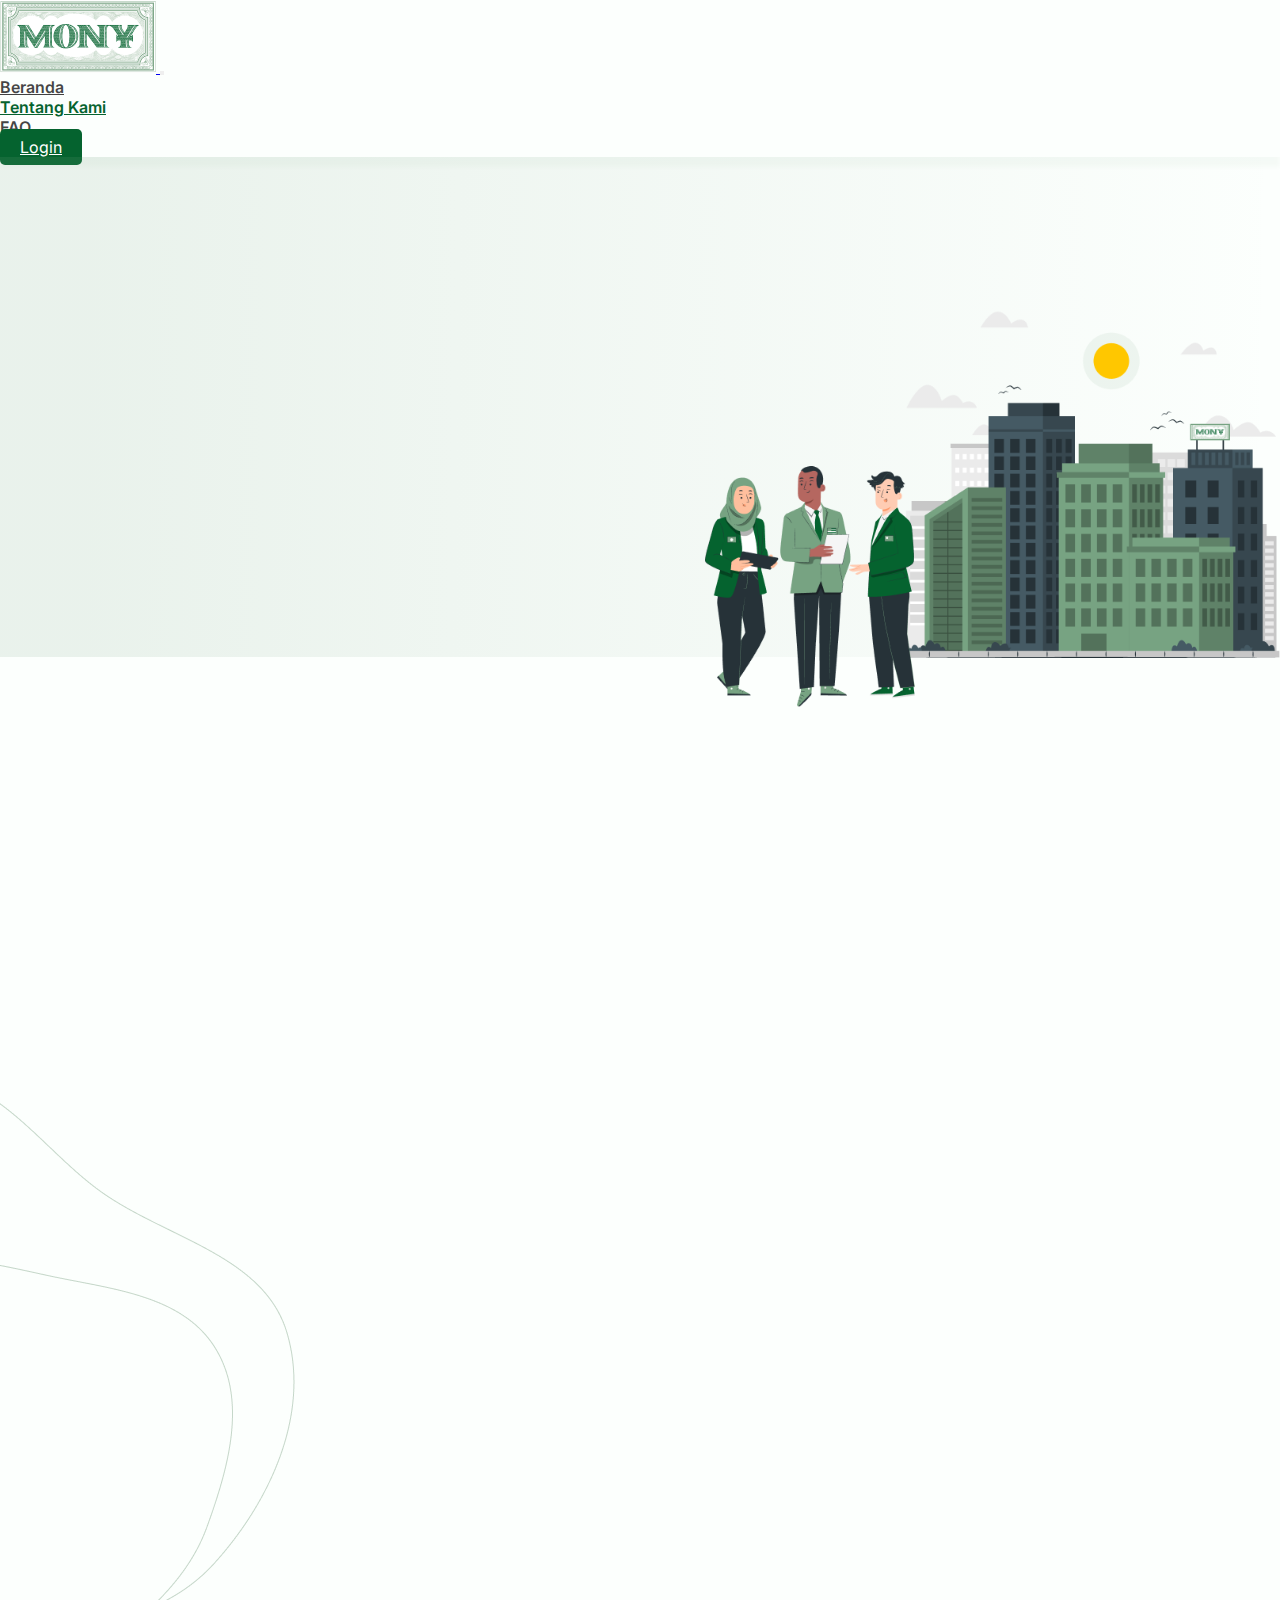
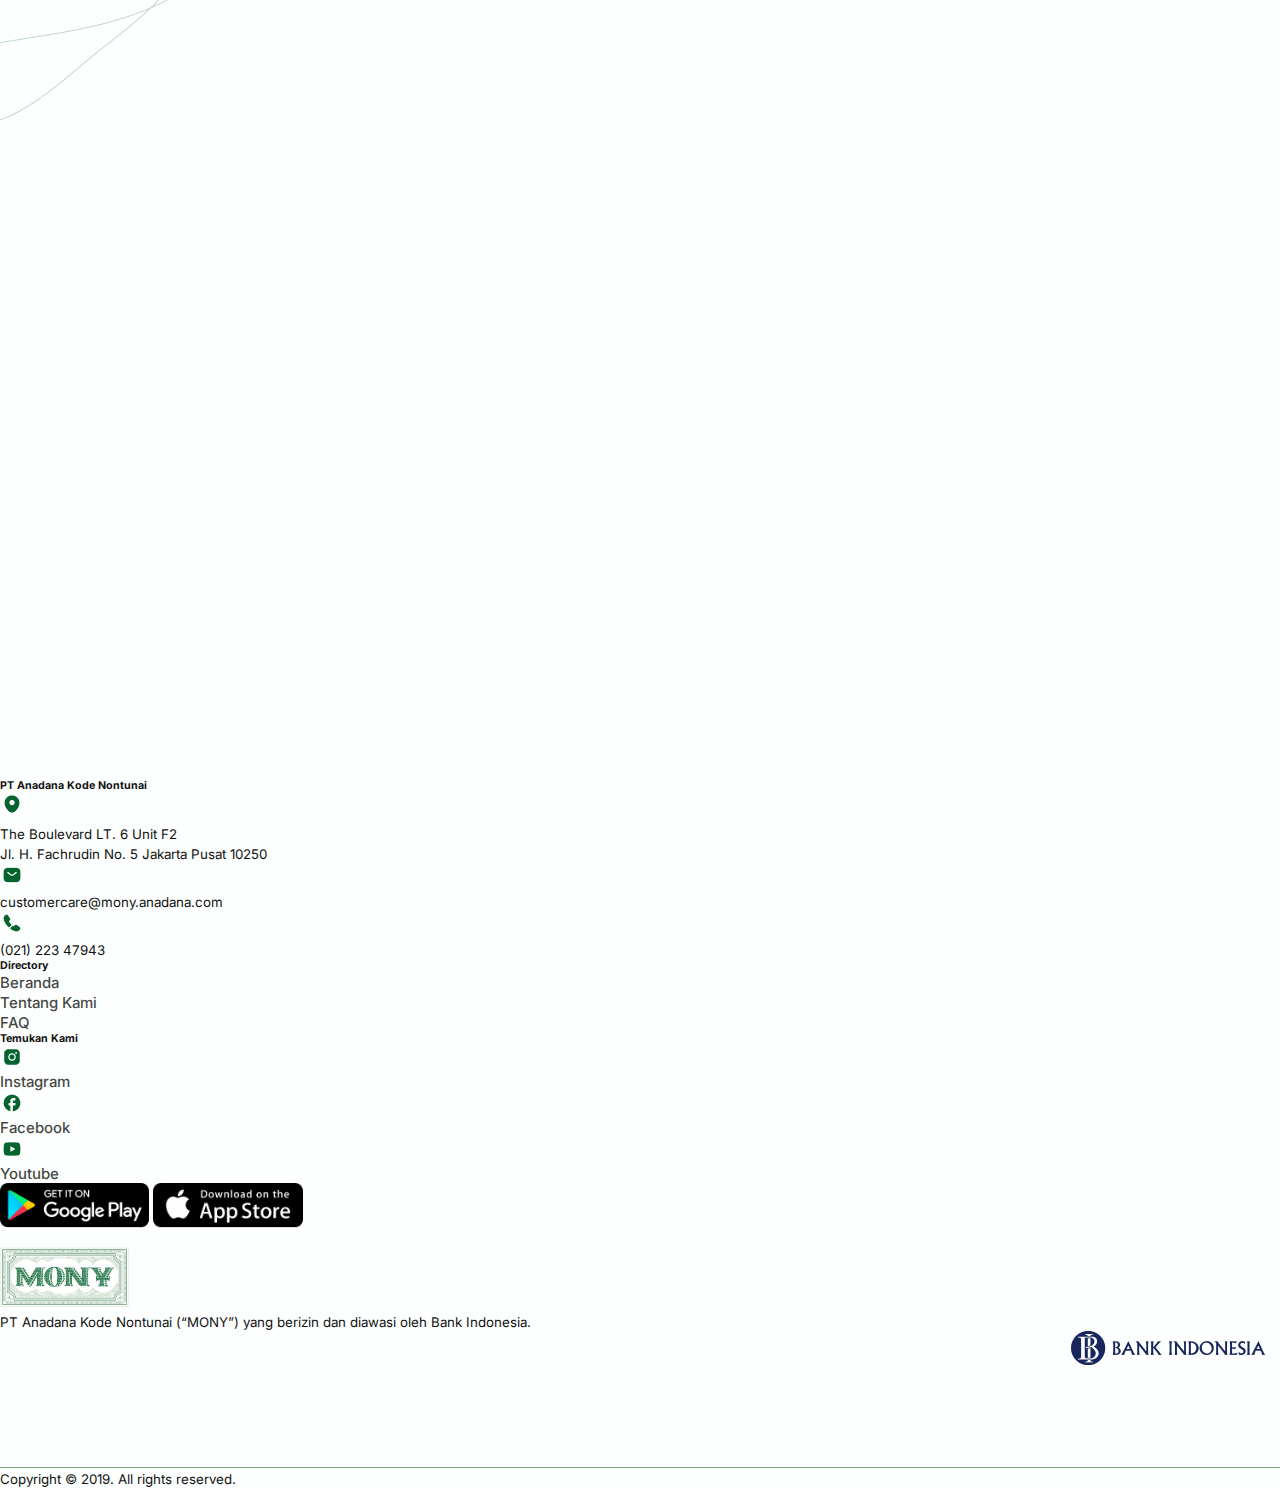
<file: tentang_kami.html>
<!DOCTYPE html>
<html lang="en">
  <head>
    <!-- Required meta tags -->
    <meta charset="utf-8" />
    <meta name="viewport" content="width=device-width, initial-scale=1" />

    <!-- Bootstrap CSS -->
    <link href="https://cdn.jsdelivr.net/npm/bootstrap@5.0.2/dist/css/bootstrap.min.css" rel="stylesheet" integrity="sha384-EVSTQN3/azprG1Anm3QDgpJLIm9Nao0Yz1ztcQTwFspd3yD65VohhpuuCOmLASjC" crossorigin="anonymous" />

    <!-- css -->
    <link rel="stylesheet" href="./assets/css/style.css" />

    <!-- aos css -->
    <link rel="stylesheet" href="https://unpkg.com/aos@next/dist/aos.css" />
    
    <!-- js -->
    <script src="./assets/js/script.js"></script>
    <title>Tentang Kami || Mony</title>
  </head>
  <body>
    <!-- NAVBAR -->
    <nav id="navbar" class="navbar navbar-expand-lg navbar-light fixed-top theme_shadow" style="background-color: #fcfffd">
      <div class="container">
        <a class="navbar-brand" href="./index.html">
          <img src="./assets/img/mony_logo.png" alt="" />
        </a>
        <button class="navbar-toggler" type="button" data-bs-toggle="collapse" data-bs-target="#navbarNav" aria-controls="navbarNav" aria-expanded="false" aria-label="Toggle navigation">
          <span class="navbar-toggler-icon"></span>
        </button>
        <div class="collapse navbar-collapse" id="navbarNav">
          <ul class="navbar-nav ms-auto">
            <li class="nav-item">
              <a class="nav-link" href="./index.html">Beranda</a>
            </li>
            <li class="nav-item">
              <a class="nav-link active" href="./tentang_kami.html">Tentang Kami</a>
            </li>
            <li class="nav-item">
              <a class="nav-link" href="./faq.html">FAQ</a>
            </li>
          </ul>
          <a href="https://balance.anadana.com" class="btn button ms-lg-3">Login</a>
        </div>
      </div>
    </nav>
    <!-- MAIN -->
    <!-- tentang_kami -->
    <section id="hero_aboutus">
      <div class="box">
        <div class="inner-box"></div>
        <div class="container">
          <img src="./assets/img/img-ttg-kami-01.png" alt="" data-aos="fade-left" data-aos-duration="1000"/>
        </div>
      </div>
    </section>
    <section id="company-profil">
      <div class="container">
        <div class="row">
          <div class="content col-12">
            <div class="content-profile">
              <ul>
                <li data-aos="fade-up" data-aos-duration="1000" data-aos-delay="200" data-aos-offset="300">PT Anadana Kode Nontunai (AKNT), merupakan perusahan yang secara tren bisnis bergerak dalam bidang fintech, khususnya Digital Money/Uang Elektronik.</li>
                <li data-aos="fade-up" data-aos-duration="1000" data-aos-delay="300" data-aos-offset="300">Demi mengikuti perkembangan zaman yang serba berbasis digital, PT. AKNT telah mengembangkan produk terbarunya yaitu MONY untuk mempermudah penggunanya melakukan transaksi digital.</li>
                <li data-aos="fade-up" data-aos-duration="1000" data-aos-delay="400" data-aos-offset="300">PT. AKNT didirikan pada bulan April 2019. Meskipun usia perusahaan ini masih terbilang muda, kami optimis dapat mengikuti perkembangan tersebut sesuai dengan Visi & Misi perusahaan kami.</li>
                <li data-aos="fade-up" data-aos-duration="1000" data-aos-delay="500" data-aos-offset="300">Perusahaan ini juga telah mendapat izin dari Bank Indonesia (BI), sehingga semua transaksi dan perputaran uang melalui MONY selalu diawasi oleh BI.</li>
              </ul>
            </div>
          </div>
        </div>
      </div>
    </section>
    <section id="visimisi">
      <div class="bg-img">
        <img src="./assets/img/bg_vector.png" alt="">
      </div>
      <div class="container section-padding">
        <div class="row title">
          <div class="d-flex justify-content-center">
            <h1 class="fw-bold me-2" data-aos="fade-up" data-aos-duration="800" data-aos-offset="300">“Become</h1>
            <h1 class="fw-bold me-2" data-aos="fade-up" data-aos-duration="800" data-aos-delay="100" data-aos-offset="300">the</h1>
            <h1 class="fw-bold me-2" data-aos="fade-up" data-aos-duration="800" data-aos-delay="150" data-aos-offset="300">Best</h1>
            <h1 class="fw-bold me-2" data-aos="fade-up" data-aos-duration="800" data-aos-delay="200" data-aos-offset="300">Partner</h1>
            <h1 class="fw-bold me-2" data-aos="fade-up" data-aos-duration="800" data-aos-delay="250" data-aos-offset="300">For</h1>
          </div>
          <div class="d-flex justify-content-center">
            <h1 class="fw-bold me-2" data-aos="fade-up" data-aos-duration="800" data-aos-delay="350" data-aos-offset="300">All</h1>
            <h1 class="fw-bold me-2" data-aos="fade-up" data-aos-duration="800" data-aos-delay="400" data-aos-offset="300">Business</h1>
            <h1 class="fw-bold me-2" data-aos="fade-up" data-aos-duration="800" data-aos-delay="450" data-aos-offset="300">Partners”</h1>
          </div>
        </div>
        <div class="row">
          <div class="fitur col-lg-6 col-sm-12">
            <div class="sec-fitur" data-aos="zoom-in-up" data-aos-duration="1000" data-aos-delay="500" data-aos-offset="300">
              <h3>Visi</h3>
              <small>Memberikan kemudahan bagi masyarakat Indonesia dalam melakukan transaksi digital sesuai dengan produk yang kami tawarkan, serta membantu memajukan dan mensejahterakan kehidupan masyarakat Indonesia.</small>
            </div>
          </div>
          <div class="fitur col-lg-6 col-sm-12">
            <div class="sec-fitur" data-aos="zoom-in-up" data-aos-duration="1000" data-aos-delay="550" data-aos-offset="300">
              <h3>Misi</h3>
              <ul>
                <li>Menjadikan MONY sebagai sarana bertransaksi terpercaya dalam melayani kebutuhan masyarakat Indonesia.</li>
                <li>Meningkatkan kepedulian dan tanggung jawab kepada masyarakat Indonesia tentang perkembangan teknologi dan informatika.</li>
                <li>Selalu memberikan layanan terdepan dan solusi dalam bertransaksi yang bernilai tambah kepada pengguna aplikasi.</li>
              </ul>
            </div>
          </div>
        </div>
          <img src="./assets/img/img-partner-01.png" alt="" data-aos="fade-right" data-aos-duration="1000" data-aos-delay="500" data-aos-offset="300"/>
      </div>
    </section>
    <!-- END-MAIN -->
    <!-- FOOTER -->
    <section id="footer">
      <div class="container section-padding">
        <div class="row g-4 pb-5">
          <div class="col-lg-6 col-sm-12">
            <h6 class="fw-bold">PT Anadana Kode Nontunai</h6>
            <div class="d-flex sec-profil">
              <div class="iconbox">
                <img src="./assets/img/icons/icon_location.png" alt="">
              </div>
              <div class="ms-2">
                <small>The Boulevard LT. 6 Unit F2 <br> Jl. H. Fachrudin No. 5 Jakarta Pusat 10250</small>
              </div>
            </div>
            <div class="d-flex sec-profil">
              <div class="iconbox">
                <img src="./assets/img/icons/icon_email.png" alt="">
              </div>
              <div class="ms-2">
                <small>customercare@mony.anadana.com</small>
              </div>
            </div>
            <div class="d-flex sec-profil">
              <div class="iconbox">
                <img src="./assets/img/icons/icon_phone.png" alt="">
              </div>
              <div class="ms-2">
                <small>(021) 223 47943</small>
              </div>
            </div>
          </div>
          <div class="col-lg-2 col-sm-6 col-6">
            <h6 class="fw-bold">Directory</h6>
            <div>
              <div class="footer-nav"><a href="./index.html">Beranda</a></div>
              <div class="footer-nav"><a href="./tentang_kami.html">Tentang Kami</a></div>
              <div class="footer-nav"><a href="./faq.html">FAQ</a></div>
            </div>
            </ul>
          </div>
          <div class="col-lg-2 col-sm-6 col-6">
            <h6 class="fw-bold">Temukan Kami</h6>
            <div class="d-flex sec-profil">
              <div class="iconbox">
                <img src="./assets/img/icons/icon_instagram.png" alt="">
              </div>
              <div class="ms-2">
                <a href="#">Instagram</a>
              </div>
            </div>
            <div class="d-flex sec-profil">
              <div class="iconbox">
                <img src="./assets/img/icons/icon_facebook.png" alt="">
              </div>
              <div class="ms-2">
                <a href="#">Facebook</a>
              </div>
            </div>
            <div class="d-flex sec-profil">
              <div class="iconbox">
                <img src="./assets/img/icons/icon_youtube.png" alt="">
              </div>
              <div class="ms-2">
                <a href="#">Youtube</a>
              </div>
            </div>
          </div>
          <div class="col-lg-2 col-sm-12 col-12">
            <div class="download">
              <a href="https://play.google.com/store/apps/details?id=app.emoney.mony">
                <span><img src="./assets/img/btn_gplay.png" alt="" /></span>
              </a>  
              <a href="#">
                <span><img src="./assets/img/btn_appstore.png" alt="" /></span>
              </a>
            </div>
          </div>
        </div>
        <div class="row g-4">
          <div class="col-sm-7 ft-mony">
            <a href="./index.html">
              <span>
                <img src="./assets/img/MONY_unduhan.png" alt="">
              </span>
            </a>
            <div class="pt-4">
              <small>PT Anadana Kode Nontunai (“MONY”) yang berizin dan diawasi oleh Bank Indonesia.</small>
            </div>
          </div>
          <div class="col-sm-5 ft-bi">
            <div class="box-1">
              <a href="">
                <span>
                  <img src="./assets/img/bank_indonesia.png" alt="">
                </span>
              </a>
            </div>
          </div>
        </div>
      </div>
      <div class="container">
        <div class="row">
          <div class="col-lg-12 text-center pb-4">
            <div class="line mb-4"></div>
            <small>Copyright © 2019. All rights reserved.</small>
        </div>
      </div>
    </section>
    <!-- aos js -->
    <script src="https://unpkg.com/aos@next/dist/aos.js"></script>
    <script>
      AOS.init();
    </script>   
    <script src="https://cdn.jsdelivr.net/npm/bootstrap@5.0.2/dist/js/bootstrap.bundle.min.js" integrity="sha384-MrcW6ZMFYlzcLA8Nl+NtUVF0sA7MsXsP1UyJoMp4YLEuNSfAP+JcXn/tWtIaxVXM" crossorigin="anonymous"></script>
  </body>
</html>
</file>
<file: assets/css/style.css>
@import url("https://fonts.googleapis.com/css2?family=Inter:wght@300;400;500;600;700;800;900&display=swap");

:root {
  --shadow: 0px 10px 5px rgb(5, 99, 47, 0.03);
  --primary-color: #77a382;
  --secondary-color: #c5d7c9;
  --third-color: #ecf3ed;
  --forth-color: #cdd6da;
  --text-color: #121212;
  --text-second: rgba(18, 18, 18, 0.8);
  --text-light: #77a382;
  --bg-color: #fcfffd;
  --btn-color-dark: #05632f;
  --btn-color-light: #77a382;
}
/* button */
* {
  margin: 0;
  padding: 0;
  box-sizing: border-box;
}

.bttn {
  position: relative;
  text-align: center;
  cursor: pointer;
  color: var(--bg-color);
  text-decoration: none;
}

.bttn span {
  position: relative;
  display: inline-block;
  color: var(--bg-color);
  font-size: 1.2em;
  font-weight: 500;
  text-decoration: none;
  /* padding: 18px 0; */
  margin-right: 35px;
  border-radius: 8px;
  box-shadow: 0 5px 25px rgba(1 1 1 / 15%);
  transition: transform 0.15s linear;
  background-color: transparent;
}

/* end button */
body {
  background: #fcfffd;
  font-family: "Inter", sans-serif;
  color: var(--text-color);
}

h1 {
  font-style: normal;
  font-weight: 700;
}

.theme_shadow {
  box-shadow: var(--shadow);
}

.section-padding {
  padding-top: 8.5em;
  padding-bottom: 8.5em;
}

/* NAV-BAR */
#navbar .nav-item {
  padding-right: 106px;
}
#navbar .active {
  color: var(--btn-color-dark);
  font-weight: 600;
  font-size: 16px;
}

#navbar li a {
  color: var(--text-second);
  font-weight: 600;
  font-size: 16px;
}

#navbar li a:hover {
  color: var(--btn-color-light);
}

#navbar li.active a {
  color: var(--btn-color-dark);
  font-weight: 600;
  font-size: 16px;
}

#nv-bar li a:hover {
  color: #05632f;
}

#nv-bar ul li a {
  position: relative;
  display: block;
  padding: 10px 20px;
  text-decoration: none;
  text-transform: uppercase;
  color: #262626;
  font-weight: bold;
}

#nv-bar ul li.active a {
  background: #05632f;
  color: white;
}

#navbar .button {
  background-color: var(--btn-color-dark);
  border: none;
  color: white;
  padding: 8px 20px;
  font-size: 16px;
  cursor: pointer;
  border-radius: 5px;
}

#navbar .button:hover {
  background-color: #024d24;
}

/* END-NAVBAR */

/* FOOTER */
#footer .container a:hover {
  color: var(--btn-color-dark);
  font-weight: 600;
}

#footer .iconbox {
  width: 24px;
  height: 24px;
  display: inline-flex;
  align-items: center;
  justify-content: center;
  color: var(--c-brand);
  flex: none;
}

#footer .download img {
  height: 45px;
}

#footer .container .ft-mony img {
  height: 60px;
}

#footer .container .ft-bi {
  display: block;
  position: relative;
}

#footer .container .ft-bi .box-1 {
  display: block;
  position: absolute;
  right: 15px;
}

#footer .container .line {
  height: 1px;
  background-color: #77a382;
  width: 100%;
}

#footer .container a {
  text-decoration: none;
  color: var(--text-second);
  font-weight: 500;
  font-size: 15px;
}

#footer .download img {
  margin-bottom: 15px;
}
/* END-FOOTER */

/* BERANDA */
/* sec-beranda */
#beranda {
  display: flex;
  justify-content: center;
  align-items: center;
  flex-direction: column;
}

#beranda .responsive img {
  display: block;
  margin: auto;
  max-width: 100%;
  height: auto;
}

#beranda .container h1 {
  margin-bottom: 22px;
  line-height: 48px;
}

#beranda .container p {
  margin-bottom: 42px;
}
/* end sec-beranda */

/* sec-fitur */
#fitur h3 {
  font-style: normal;
  font-weight: 600;
  font-size: 24px;
}

#fitur .section-title .line {
  width: 50%;
  height: 3px;
  background-color: #77a382;
  margin: 16px auto 50px auto;
  border-radius: 1.5px;
}

#fitur .sec-fitur {
  border-color: #c5d7c9;
  border-style: solid;
  border-width: 2px;
  padding: 50px 50px;
  margin: 30px 20px;
  border-radius: 10px;
  align-self: flex-end;
  animation-duration: 2s;
  animation-iteration-count: infinite;
  transform-origin: bottom;
  height: 300px;
}

#fitur .sec-fitur:hover {
  border-color: var(--btn-color-dark);
  border-style: solid;
  border-width: 2px;
  padding: 50px 50px;
  margin: 30px 20px;
  border-radius: 10px;
  align-self: flex-end;
  animation-duration: 2s;
  animation-iteration-count: infinite;
  transform-origin: bottom;
  height: 300px;
  box-shadow: 0px 0px 30px rgba(5, 99, 47, 0.2);
  transition: 0.8s;
}

#fitur .sec-fitur img {
  width: 200px;
  height: auto;
  /* width: auto; */
}

/* end sec-fitur */

/* sec-anggota */
#anggota .row {
  margin: auto;
}

#anggota .content {
  position: relative;
  margin: auto;
}

#anggota .content .sec-fitur {
  position: relative;
  height: 350px;
  z-index: 1;
}

#anggota .row .section-title {
  display: block;
  margin-bottom: 100px;
}

#anggota .section-title .line {
  width: 50%;
  height: 3px;
  background-color: #77a382;
  margin: 16px auto 50px auto;
  border-radius: 1.5px;
}

#anggota .content .sec-fitur .bg-half {
  position: absolute;
  display: block;
  background-color: #ecf3ed;
  height: 65%;
  width: 100%;
  bottom: 0;
  border-radius: 0 0 15px 15px;
  z-index: 2;
}

#anggota .content .sec-fitur img {
  position: absolute;
  /* height: 250px; */
  bottom: 20%;
  left: 5%;
  z-index: 3;
}

#anggota .content .sec-fitur .content-text {
  display: block;
  position: absolute;
  left: 50%;
  max-width: 40%;
  bottom: 20%;
  z-index: 4;
}
/* end sec-anggota */

/* sec-registrasi */

#registrasi #title-reg {
  display: block;
}

#registrasi #title-topup {
  display: none;
}

#mini-slider {
  display: none;
}

#slider {
  position: relative;
  display: block;
}

#slider ul {
  position: absolute;
  top: 50%;
  left: 50%;
  width: 300px;
  height: auto;
  transform: translate(-50%, -50%);
  display: flex;
  background: rgba(119, 163, 130, 0.21);
  border-radius: 30px;
  overflow: hidden;
  margin: 0;
  padding: 0;
}

#slider ul li {
  list-style: none;
  width: 150px;
}

#slider ul li a {
  display: block;
  padding: 15px;
  text-align: center;
  color: aliceblue;
  transition: 0.5s;
  text-decoration: none;
  color: var(--btn-color-dark);
  font-style: normal;
  font-weight: 600;
  font-size: 16px;
  line-height: 150%;
}

#slider ul li a:hover {
  color: white;
  cursor: pointer;
}

#slider ul li.active a {
  color: #fff;
  cursor: pointer;
}

#slider .slide {
  position: absolute;
  width: 150px;
  height: 100%;
  top: 0;
  left: 0;
  background: var(--btn-color-dark);
  z-index: -1;
  transition: 0.5s;
  opacity: 0;
  border-radius: 30px;
}

#slider ul li:nth-child(1).active ~ .slide {
  left: 0;
  opacity: 1;
}

#slider ul li:nth-child(2).active ~ .slide {
  left: 150px;
  opacity: 1;
}

#registrasi .content {
  display: block;
  position: relative;
  height: 688px;
  width: 100%;
}

#registrasi .content .bg-img {
  display: block;
  position: relative;
  width: 587px;
  height: 505px;
  margin: 92px 347px;
  z-index: 1;
}

#registrasi .content .bg-img h1 {
  position: absolute;
  top: 0;
  z-index: 1;
  color: var(--text-color);
  opacity: 50%;
}

#registrasi .content .bg-img img {
  position: absolute;
  top: 0;
  right: 0;
  z-index: 2;
  width: 100%;
}

#registrasi .content .bg-img p {
  position: absolute;
  bottom: 10px;
  right: 130px;
  z-index: 3;
  max-width: 40%;
  text-align: center;
}
/* end sec-registrasi */

/* carousel-registrasi top up */
#registrasi .container {
  padding-top: 90px;
}

#registrasi #slider-reg {
  display: block;
}

#registrasi #slider-topup {
  display: none;
}

#registrasi #slider-topup img,
#registrasi #slider-reg img {
  margin: auto;
  padding-top: 50px;
  max-width: 600px;
  height: auto;
}

#slider-reg .carousel-inner,
#slider-topup .carousel-inner {
  height: 700px;
  display: block;
  /* background-color: #05632f; */
}

#slider-reg .carousel-caption,
#slider-topup .carousel-caption {
  display: block;
  /* background-color: aqua; */
  padding: 0;
  margin-bottom: -90px;
  font-style: normal;
  font-weight: 800;
  font-size: 28px;
  line-height: 150%;
}

.carousel-control-next-icon,
.carousel-control-prev-icon {
  display: inline-block;
  width: 1rem;
  height: 1rem;
  background-repeat: no-repeat;
  background-position: 50%;
  background-size: 100% 100%;
}

/* pertanyaan */
#pertanyaan h1 {
  margin-bottom: 65px;
}

#pertanyaan h2 {
  color: var(--text-light);
  margin-right: 25px;
}

#pertanyaan .container .all-question li {
  margin-top: 15px;
  margin-left: 70px;
}

#pertanyaan .line {
  height: 3px;
  background: rgba(205, 214, 218, 0.25);
  margin-top: 52px;
  margin-bottom: 55px;
}

#answer-1,
#answer-2,
#answer-3,
#answer-4 {
  display: none;
}

#pertanyaan .container .all-question .btn_showhide {
  position: relative;
  display: block;
  width: 48px;
  height: 48px;
  background-color: #f3f5f6;
  border-radius: 24px;
}

#pertanyaan .container .all-question .btn_showhide:hover {
  cursor: pointer;
  border-style: solid;
  border-width: 3px;
  border-color: #77a382;
}

#pertanyaan .container .all-question .btn_showhide #btn-question1,
#pertanyaan .container .all-question .btn_showhide #btn-question2,
#pertanyaan .container .all-question .btn_showhide #btn-question3,
#pertanyaan .container .all-question .btn_showhide #btn-question4 {
  display: none;
  position: absolute;
  z-index: 1;
  background-color: #77a382;
  height: 48px;
  width: 48px;
  border-radius: 24px;
}

#pertanyaan .container .all-question .btn_showhide #show-question1,
#pertanyaan .container .all-question .btn_showhide #show-question2,
#pertanyaan .container .all-question .btn_showhide #show-question3,
#pertanyaan .container .all-question .btn_showhide #show-question4 {
  position: absolute;
  z-index: 2;
  display: block;
  color: #282828;
  opacity: 0.8;
}

#pertanyaan .container .all-question .btn_showhide #close-question1,
#pertanyaan .container .all-question .btn_showhide #close-question2,
#pertanyaan .container .all-question .btn_showhide #close-question3,
#pertanyaan .container .all-question .btn_showhide #close-question4 {
  position: absolute;
  z-index: 3;
  display: none;
  color: white;
}

#pertanyaan .button {
  border-radius: 10px;
  background-color: var(--btn-color-dark);
  border: none;
  color: #ffffff;
  text-align: center;
  font-size: 18px;
  padding: 10px 20px;
  width: auto;
  transition: all 0.5s;
  cursor: pointer;
  margin: 5px;
}

#pertanyaan .button span {
  cursor: pointer;
  display: inline-block;
  position: relative;
  transition: 0.5s;
}

#pertanyaan .button span:after {
  content: "\00bb";
  position: absolute;
  opacity: 0;
  top: 0;
  right: -20px;
  transition: 0.5s;
}

#pertanyaan .button:hover span {
  padding-right: 25px;
}

#pertanyaan .button:hover span:after {
  opacity: 1;
  right: 0;
}

/* end sec-pertanyaan */

/* sec-unduh */
#unduh {
  position: relative;
  background-color: var(--third-color);
}

#unduh .bg-kiri {
  position: absolute;
  bottom: 0;
  left: 0;
}

#unduh .bg-kanan {
  position: absolute;
  top: 0;
  right: 0;
}

#unduh .unduh-aplikasi {
  background-color: var(--third-color);
  display: block;
}

#unduh .unduh-aplikasi img {
  height: 197px;
}

#unduh .unduh-aplikasi .img-download img {
  height: 56px;
  width: auto;
}
/* end sec-unduh */
/* end BERANDA */

/* TENTANG-KAMI */
#hero_aboutus .box {
  display: block;
  position: relative;
  height: 550px;
}

#hero_aboutus .box .inner-box {
  display: block;
  position: absolute;
  background-image: linear-gradient(90.89deg, rgba(119, 163, 130, 0.14) 7.26%, rgba(255, 255, 255, 0) 99.36%);
  height: 500px;
  width: 100%;
  top: 0;
}

#hero_aboutus .box .container {
  display: block;
  position: relative;
  height: 550px;
}

#hero_aboutus .box img {
  position: absolute;
  height: 401px;
  bottom: 0;
  right: 0;
}

/* end tentang-kami */
/* company-profil */

#company-profil .container .row ul li {
  margin-bottom: 25px;
  font-style: normal;
  font-weight: 400;
  font-size: 16px;
  line-height: 175%;
  letter-spacing: 0.01em;
  list-style-image: url("data:image/svg+xml,%3Csvg width='12' height='16' viewBox='0 0 12 16' fill='none' xmlns='http://www.w3.org/2000/svg'%3E%3Cpath d='M3.53963 15.0278L0.5 11.9881L4.97422 7.51394L0.5 3.03969L3.53963 0L8.01547 4.47588L8.36909 4.82616L11.0535 7.51053L11.0551 7.51209L10.7016 7.86894L8.01722 10.5533L8.0155 10.5516L3.53963 15.0278ZM1.91422 11.9881L3.53963 13.6136L8.01225 9.14094L8.01397 9.14263L9.64259 7.51394L8.01363 5.88494L7.66025 5.53494L3.53963 1.41425L1.91422 3.03969L6.38844 7.51394L1.91422 11.9881Z' fill='%23121212'/%3E%3C/svg%3E");
}

#company-profil .container .row .content {
  display: block;
  padding: 15px 0 15px 0;
}

#company-profil .container .row .content .content-profile {
  display: block;
  max-width: 82%;
  padding-top: 50px;
  padding-bottom: 50px;
  margin: auto;
}
/* end company-profil */

/* visimisi */
#visimisi {
  position: relative;
}

#visimisi .bg-img {
  width: 100%;
  height: auto;
  position: absolute;
  top: -130px;
  display: block;
}

#visimisi .container {
  position: relative;
}

#visimisi .container .title {
  display: block;
  margin-bottom: 82px;
}

#visimisi .container .fitur .sec-fitur li {
  padding: 0.3em 0 1em 1em;
  list-style-image: url("data:image/svg+xml,%3Csvg width='12' height='16' viewBox='0 0 12 16' fill='none' xmlns='http://www.w3.org/2000/svg'%3E%3Cpath d='M3.53963 15.0278L0.5 11.9881L4.97422 7.51394L0.5 3.03969L3.53963 0L8.01547 4.47588L8.36909 4.82616L11.0535 7.51053L11.0551 7.51209L10.7016 7.86894L8.01722 10.5533L8.0155 10.5516L3.53963 15.0278ZM1.91422 11.9881L3.53963 13.6136L8.01225 9.14094L8.01397 9.14263L9.64259 7.51394L8.01363 5.88494L7.66025 5.53494L3.53963 1.41425L1.91422 3.03969L6.38844 7.51394L1.91422 11.9881Z' fill='%23121212'/%3E%3C/svg%3E");
}

#visimisi .container img {
  width: 75%;
  position: absolute;
  width: auto;
  bottom: 0;
  left: 2%;
}

#visimisi .fitur:nth-child(1) {
  display: flex;
  justify-content: end;
  padding-right: 20px;
}

#visimisi .fitur:nth-child(2) {
  display: flex;
  justify-content: start;
  padding-left: 20px;
}

#visimisi .fitur .sec-fitur {
  background-color: var(--bg-color);
  border-color: #c5d7c9;
  border-style: solid;
  border-width: 2px;
  padding: 50px 35px;
  border-radius: 10px;
  width: 70%;
  padding: 35px;
}

#visimisi .fitur .sec-fitur:hover {
  background-color: var(--bg-color);
  border-color: var(--btn-color-dark);
  border-style: solid;
  border-width: 2px;
  padding: 50px 35px;
  border-radius: 10px;
  width: 70%;
  padding: 35px;
  box-shadow: 0px 0px 30px rgba(5, 99, 47, 0.2);
  transition: 0.8s;
}
/* end visimisi */
/* END TENTANG-KAMI */

/* FAQ */
/* hero faq */
#faq .box {
  display: block;
  position: relative;
  height: 550px;
}

#faq .box .inner-box {
  display: block;
  position: absolute;
  background-image: linear-gradient(90.89deg, rgba(119, 163, 130, 0.14) 7.26%, rgba(255, 255, 255, 0) 99.36%);
  height: 500px;
  width: 100%;
  top: 0;
}

#faq .box .container {
  display: block;
  position: relative;
  height: 550px;
}

#faq .box img {
  position: absolute;
  height: 401px;
  bottom: 0;
  right: 0;
}
/* end faq */
/* question-content */
#menubar_faq {
  display: none;
}

#sidebar_faq {
  position: relative;
  display: block;
}

#siderbar_faq ul {
  position: absolute;
  display: block;
  width: 150px;
  height: auto;
  transform: translate(-50%, -50%);
  display: flex;
  background: rgba(119, 163, 130, 0.21);
  border-radius: 30px;
  overflow: hidden;
  margin: 0;
  padding: 0;
}

#sidebar_faq ul li {
  color: #05632f;
  list-style: none;
  width: 150px;
  background-color: #f3f5f4;
  height: auto;
  border-radius: 30px;
}

#sidebar_faq ul li a {
  display: block;
  padding: 15px;
  text-decoration: none;
  font-style: normal;
  font-weight: 600;
  font-size: 15px;
  line-height: 136.02%;
  color: #282828;
}

#sidebar_faq ul li a:hover {
  font-weight: 600;
  color: #05632f;
}

#sidebar_faq ul li:hover {
  border-style: solid;
  border-width: 1px;
  border-color: #05632f;
}

#sidebar_faq ul li.active a {
  color: #fff;
  background-color: #05632f;
  border-radius: 30px;
}

#question {
  display: block;
}

#faq-akun {
  display: block;
}

#faq-keunggulan {
  display: none;
}

#faq-merchant {
  display: none;
}

#faq-keamanan {
  display: none;
}

#question-content .container h1 {
  color: var(--btn-color-dark);
  font-style: normal;
  font-weight: 700;
  font-size: 24px;
  line-height: 136.02%;
  margin-bottom: 20px;
}

#question-content .container .content {
  max-width: 70%;
  margin-left: 50px;
}

#question-content .container .content .sub {
  font-style: normal;
  font-weight: 600;
  font-size: 16px;
  line-height: 136.02%;
  color: #282828;
}

#question-content .container .content ul {
  color: #282828;
  margin-top: 10px;
  margin-bottom: 20px;
}

#question-content .container .content ul li {
  margin-top: 23px;
  /* margin-bottom: 20px; */
}

#question-content .container .content .line {
  display: block;
  width: 100;
  height: 2px;
  background-color: #eeeeee;
  margin-bottom: 14px;
}

#question-content .container .content ul .icon {
  padding: 0.3em 0 1em 1em;
  list-style-image: url("data:image/svg+xml,%3Csvg width='12' height='16' viewBox='0 0 12 16' fill='none' xmlns='http://www.w3.org/2000/svg'%3E%3Cpath d='M3.53963 15.0278L0.5 11.9881L4.97422 7.51394L0.5 3.03969L3.53963 0L8.01547 4.47588L8.36909 4.82616L11.0535 7.51053L11.0551 7.51209L10.7016 7.86894L8.01722 10.5533L8.0155 10.5516L3.53963 15.0278ZM1.91422 11.9881L3.53963 13.6136L8.01225 9.14094L8.01397 9.14263L9.64259 7.51394L8.01363 5.88494L7.66025 5.53494L3.53963 1.41425L1.91422 3.03969L6.38844 7.51394L1.91422 11.9881Z' fill='%23121212'/%3E%3C/svg%3E");
}

#question-content .container .content h3 {
  font-style: normal;
  font-weight: 400;
  font-size: 18px;
  line-height: 22px;
  text-align: center;
}

#question-content #question .button-faq a {
  text-decoration: none;
}

#question-content #question .button {
  background-color: var(--btn-color-dark);
  border: none;
  color: white;
  padding: 12px 16px;
  font-size: 16px;
  cursor: pointer;
  border-radius: 15px;
  border-style: solid;
  border-width: 2px;
  margin: 10px;
}

#question-content #question .button-email {
  background-color: var(--bg-color);
  border: none;
  color: #77a382;
  padding: 12px 16px;
  font-size: 16px;
  cursor: pointer;
  border-style: solid;
  border-width: 2px;
  border-color: #77a382;
  border-radius: 15px;
  margin: 10px;
}

#question-content #question .bg {
  display: block;
  padding: 35px;
  margin-top: 35px;
  background: rgba(242, 242, 242, 0.46);
  border-radius: 15px;
}

#question-content #question .button:hover {
  background-color: #024d24;
}

#question-content #question .button-email:hover {
  background-color: #77a382;
  color: var(--bg-color);
}

/* end question-content */
/* END FAQ */

/* RESPONSIVE */
@media (max-width: 575.98px) {
  /* ===INDEX.HTML=== */
  #footer .download img {
    margin-right: 15px;
  }

  #footer .download {
    display: flex;
    justify-content: start;
  }

  .section-padding {
    padding-top: 50px;
    padding-bottom: 50px;
  }

  h1 {
    font-style: normal;
    font-weight: 700;
    font-size: 24px;
    line-height: 100%;
  }

  /* beranda */
  #beranda .container {
    padding-top: 120px;
    padding-bottom: 50px;
  }

  #beranda .container h1 {
    line-height: 35px;
  }

  #beranda .container span {
    padding: 0;
    margin: 0;
  }

  #beranda .container .responsive img {
    max-width: 100%;
    padding-top: 50px;
  }
  /* end beranda */

  /* fitur */
  #fitur .sec-fitur {
    display: block;
    position: relative;
    padding: 10px 20px;
    height: 200px;
    margin: 10px 10px;
  }

  #fitur .sec-fitur:hover {
    border-color: var(--btn-color-dark);
    border-style: solid;
    border-width: 2px;
    padding: 10px 20px;
    margin: 10px 10px;
    border-radius: 10px;
    align-self: flex-end;
    animation-duration: 2s;
    animation-iteration-count: infinite;
    transform-origin: bottom;
    height: 200px;
    box-shadow: 0px 0px 30px rgba(5, 99, 47, 0.2);
    transition: 0.8s;
  }

  #fitur .sec-fitur img {
    width: 100px;
    height: auto;
    /* width: auto; */
  }

  #fitur .content {
    display: block;
    position: absolute;
    z-index: 2;
    left: 120px;
    max-width: 55%;
  }
  /* end fitur */

  /* anggota */
  #anggota .container .section-title {
    display: block;
    margin: auto;
  }

  #anggota .content .sec-fitur {
    display: block;
    position: relative;
    height: 200px;
    margin: 60px 0 0 0;
  }

  #anggota .content .sec-fitur .bg-half {
    background-color: #ecf3ed;
    position: absolute;
    bottom: 0;
    z-index: 1;
  }

  #anggota .content .sec-fitur img {
    display: block;
    position: absolute;
    left: 20px;
    bottom: 25px;
    width: 40%;
    z-index: 2;
  }

  #anggota .content .sec-fitur .content-text {
    display: block;
    position: absolute;
    left: 50%;
    max-width: 45%;
    bottom: 25px;
  }

  #anggota .content .sec-fitur .content-text p {
    margin-bottom: 0;
    margin-top: 0;
    font-style: normal;
    font-weight: 400;
    font-size: 12px;
    line-height: 150%;
    padding-top: 0;
  }

  #anggota .content .sec-fitur .content-text h3 {
    margin-bottom: 0;
    margin-top: 0;
    font-style: normal;
    font-weight: 600;
    font-size: 18px;
    line-height: 150%;
  }
  /* end anggota */

  /* registrasi */
  #registrasi .container h1 {
    text-align: center;
  }
  #slider {
    display: none;
  }

  #mini-slider {
    display: block;
    margin-top: 25px;
    margin-bottom: 35px;
    text-align: center;
    position: relative;
  }

  #mini-slider ul {
    position: absolute;
    left: 25%;
    padding: 0;
    width: 50%;
    height: auto;
    float: left;
    display: flex;
  }

  #mini-slider ul li {
    display: block;
    width: 50%;
    background-color: #f3f5f4;
    color: #05632f;
    margin-bottom: 15px;
    list-style: none;
  }

  #mini-slider ul li a {
    display: block;
    text-decoration: none;
    font-style: normal;
    padding: 12px 10px;
    font-weight: 500;
    font-size: 14px;
    line-height: 100%;
    color: #282828;
  }

  #mini-slider ul li:nth-child(1) {
    border-radius: 15px 0 0 15px;
  }

  #mini-slider ul li:nth-child(2) {
    border-radius: 0 15px 15px 0;
  }

  #mini-slider ul li.active a {
    color: #fff;
  }

  #mini-slider ul li:nth-child(1).active {
    color: #fff;
    background-color: #05632f;
    border-radius: 15px 0 0 15px;
  }

  #mini-slider ul li:nth-child(2).active {
    color: #fff;
    background-color: #05632f;
    border-radius: 0 15px 15px 0;
  }

  /* slider-reg&topup */
  #registrasi #slider-topup img,
  #registrasi #slider-reg img {
    margin: auto;
    padding-top: 50px;
    max-width: 350px;
    height: auto;
  }

  #slider-reg .carousel-inner,
  #slider-topup .carousel-inner {
    height: 420px;
  }

  #slider-reg .carousel-caption,
  #slider-topup .carousel-caption {
    display: block;
    padding: 0;
    margin-bottom: -48px;
  }

  #slider-reg .carousel-caption h5,
  #slider-topup .carousel-caption h5 {
    font-style: normal;
    font-weight: 600;
    font-size: 12px;
    line-height: 100%;
  }

  #slider-reg .carousel-indicators,
  #slider-topup .carousel-indicators {
    margin: auto;
    opacity: 0.6;
  }
  /* end slider-reg */

  /* slider top-up */

  /* end slider top-up */

  /* end registrasi */

  /* pertanyaan */
  #pertanyaan .container h1 {
    padding-top: 82px;
    padding-bottom: 0;
    margin-bottom: 32px;
    line-height: 35px;
  }
  #pertanyaan .container h2 {
    margin-top: 5px;
    margin-right: 20px;
  }

  #pertanyaan .container h4 {
    font-style: normal;
    font-weight: 700;
    font-size: 18px;
    line-height: 32px;
  }

  #pertanyaan .container li {
    font-style: normal;
    font-weight: 400;
    font-size: 14px;
    line-height: 150%;
  }

  /* button_showhide */
  #pertanyaan .container .all-question .btn_showhide {
    position: relative;
    display: block;
    width: 24px;
    height: 24px;
    background-color: #f3f5f6;
    border-radius: 12px;
  }

  #pertanyaan .container .all-question .btn_showhide:hover {
    cursor: pointer;
    border-style: solid;
    border-width: 0px;
    border-color: #77a382;
  }

  #pertanyaan .container .all-question .btn_showhide #btn-question1,
  #pertanyaan .container .all-question .btn_showhide #btn-question2,
  #pertanyaan .container .all-question .btn_showhide #btn-question3,
  #pertanyaan .container .all-question .btn_showhide #btn-question4 {
    display: none;
    position: absolute;
    z-index: 1;
    background-color: #77a382;
    height: 24px;
    width: 24px;
    border-radius: 12px;
  }

  #pertanyaan .container .all-question .btn_showhide #show-question1,
  #pertanyaan .container .all-question .btn_showhide #show-question2,
  #pertanyaan .container .all-question .btn_showhide #show-question3,
  #pertanyaan .container .all-question .btn_showhide #show-question4 {
    position: absolute;
    z-index: 2;
    display: block;
    color: #282828;
    opacity: 0.8;
    font-size: 12px;
  }

  #pertanyaan .container .all-question .btn_showhide #close-question1,
  #pertanyaan .container .all-question .btn_showhide #close-question2,
  #pertanyaan .container .all-question .btn_showhide #close-question3,
  #pertanyaan .container .all-question .btn_showhide #close-question4 {
    position: absolute;
    z-index: 3;
    display: none;
    color: white;
    font-size: 12px;
  }

  #pertanyaan ol {
    display: block;
    padding: 0;
  }

  #pertanyaan .button {
    font-size: 16px;
  }
  /* end button_showhide */
  /* end pertanyaan */

  /* unduh */
  #unduh .container h1 {
    line-height: 35px;
  }

  #unduh .unduh-aplikasi img {
    max-width: 100%;
    height: auto;
  }

  #unduh .unduh-aplikasi .img-download img {
    height: 45px;
  }

  #unduh .bg-kanan {
    display: none;
  }

  #unduh .bg-kiri img {
    display: block;
    width: 80%;
    height: auto;
  }

  #unduh {
    display: block;
  }

  /* end unduh */

  /* footer */
  #footer .download img {
    display: block;
  }

  #footer .ft-mony {
    display: block;
    padding-top: 0;
  }

  #footer .ft-bi .box-1 {
    display: block;
    position: relative;
    left: 10px;
  }
  #footer .container h6,
  #footer .container .footer-nav,
  #footer .container .sec-profil {
    margin-bottom: 15px;
  }

  /* end footer */
  /* ===end INDEX.HTML=== */

  /* ===TENTANG_KAMI.HTML=== */
  #hero_aboutus .box {
    display: block;
    position: relative;
    height: 350px;
  }

  #hero_aboutus .box .inner-box {
    display: block;
    position: absolute;
    background-image: linear-gradient(90.89deg, rgba(119, 163, 130, 0.14) 7.26%, rgba(255, 255, 255, 0) 99.36%);
    height: 300px;
    width: 100%;
    top: 0;
  }

  #hero_aboutus .box .container {
    display: block;
    position: relative;
    height: 350px;
  }

  #hero_aboutus .box img {
    position: absolute;
    width: 80%;
    height: auto;
    bottom: 15px;
    right: 15px;
  }

  #company-profil .container .row ul li {
    margin-bottom: 25px;
    font-style: normal;
    font-weight: 400;
    font-size: 16px;
    line-height: 175%;
    letter-spacing: 0.01em;
    list-style-image: url("data:image/svg+xml,%3Csvg width='12' height='16' viewBox='0 0 12 16' fill='none' xmlns='http://www.w3.org/2000/svg'%3E%3Cpath d='M3.53963 15.0278L0.5 11.9881L4.97422 7.51394L0.5 3.03969L3.53963 0L8.01547 4.47588L8.36909 4.82616L11.0535 7.51053L11.0551 7.51209L10.7016 7.86894L8.01722 10.5533L8.0155 10.5516L3.53963 15.0278ZM1.91422 11.9881L3.53963 13.6136L8.01225 9.14094L8.01397 9.14263L9.64259 7.51394L8.01363 5.88494L7.66025 5.53494L3.53963 1.41425L1.91422 3.03969L6.38844 7.51394L1.91422 11.9881Z' fill='%23121212'/%3E%3C/svg%3E");
  }

  #visimisi .container h1 {
    font-style: normal;
    font-weight: 600;
    font-size: 24px;
    line-height: 39px;
  }

  #visimisi .container .row {
    margin-right: 10px;
    margin-left: 35px;
    margin-top: 25px;
  }

  #visimisi .container .title {
    margin: auto;
  }

  #company-profil .container .row .content {
    display: block;
    padding: 15px 0 15px 0;
  }

  #company-profil .container .row .content .content-profile {
    display: block;
    max-width: 100%;
    padding: 50px 15px 50px 15px;
  }

  #visimisi .container img {
    width: 30%;
    position: absolute;
    bottom: 35px;
    left: 2%;
    display: block;
  }

  #visimisi .fitur:nth-child(1) {
    display: flex;
    justify-content: end;
    padding: 0;
  }

  #visimisi .fitur:nth-child(2) {
    display: flex;
    justify-content: end;
    margin: 0;
    padding: 0;
  }

  #visimisi .fitur .sec-fitur {
    /* background-color: #05632f; */
    margin-top: 15px;
    border-color: #c5d7c9;
    border-style: solid;
    border-width: 2px;
    border-radius: 10px;
    width: 85%;
  }

  #visimisi h3 {
    font-family: "Inter";
    font-style: normal;
    font-weight: 600;
    font-size: 20px;
    line-height: 136.02%;
  }

  #visimisi small,
  #visimisi li {
    font-style: normal;
    font-weight: 400;
    font-size: 12px;
    line-height: 170%;
  }

  /* end visi-misi */
  /* ===END TENTANG_KAMI.HTML=== */

  /* ===FAQ.HTML=== */
  /* hero faq */
  #faq .box {
    display: block;
    position: relative;
    height: 350px;
  }

  #faq .box .inner-box {
    display: block;
    position: absolute;
    background-image: linear-gradient(90.89deg, rgba(119, 163, 130, 0.14) 7.26%, rgba(255, 255, 255, 0) 99.36%);
    height: 350px;
    width: 100%;
    top: 0;
  }

  #faq .box .container {
    display: block;
    position: relative;
    height: 350px;
  }

  #faq .box img {
    position: absolute;
    width: 85%;
    height: auto;
    bottom: -45px;
    right: 0;
  }
  /* end hero-faq */

  #sidebar_faq {
    display: none;
  }

  #menubar_faq {
    display: block;
    padding-top: 120px;
    margin: 0;
    text-align: center;
  }

  #menubar_faq ul {
    margin: 0;
    padding: 0;
    width: 100%;
    height: auto;
    float: left;
    display: flex;
  }

  #menubar_faq ul li {
    display: block;
    width: 100%;
    background-color: #f3f5f4;
    color: #05632f;
    margin-bottom: 15px;
    /* border-radius: 30px; */
    list-style: none;
  }

  #menubar_faq ul li:nth-child(1) {
    border-radius: 15px 0 0 15px;
  }

  #menubar_faq ul li:nth-child(4) {
    border-radius: 0 15px 15px 0;
  }

  #menubar_faq ul li a {
    display: block;
    text-decoration: none;
    font-style: normal;
    padding: 15px 10px;
    font-weight: 600;
    font-size: 15px;
    line-height: 136.02%;
    color: #282828;
  }

  #menubar_faq ul li a:hover {
    font-weight: 600;
    color: #05632f;
  }

  #menubar_faq ul li.active a {
    color: #fff;
    background-color: #05632f;
  }

  #menubar_faq ul li:nth-child(1).active a {
    color: #fff;
    background-color: #05632f;
    border-radius: 15px 0 0 15px;
  }

  #menubar_faq ul li:nth-child(4).active a {
    color: #fff;
    background-color: #05632f;
    border-radius: 0 15px 15px 0;
    /* border-radius: 30px; */
  }

  #question-content .container h1 {
    color: var(--btn-color-dark);
    font-style: normal;
    font-weight: 700;
    font-size: 22px;
    line-height: 136.02%;
    margin-left: 5px;
  }

  #question-content .container .content {
    max-width: 100%;
    margin: 0;
  }

  #question-content #question .button-faq {
    display: block;
    padding: 10px;
  }

  #question-content #question .button-faq .button,
  #question-content #question .button-faq .button-email {
    margin: 10px;
    text-decoration: none;
  }

  /* END FAQ.HTML */
}
/* end RESPONSIVE-mobile */
</file>
